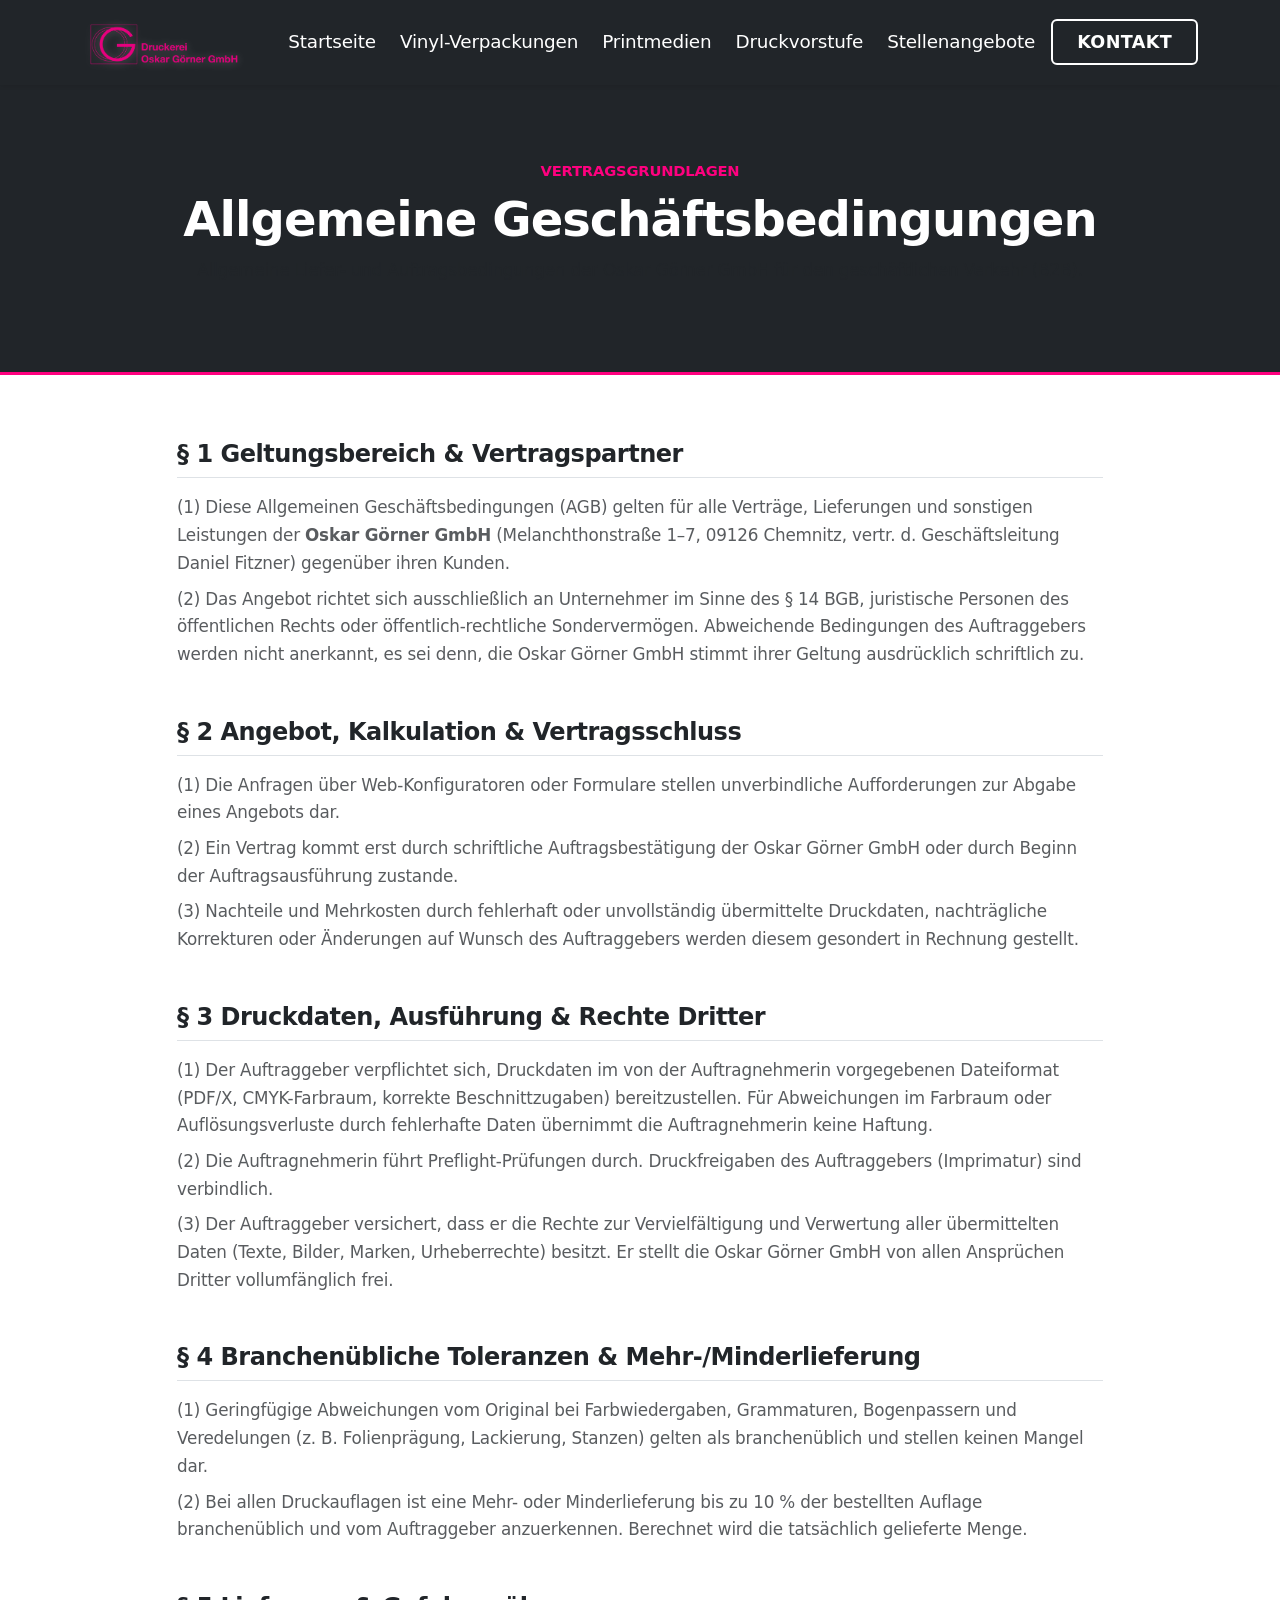
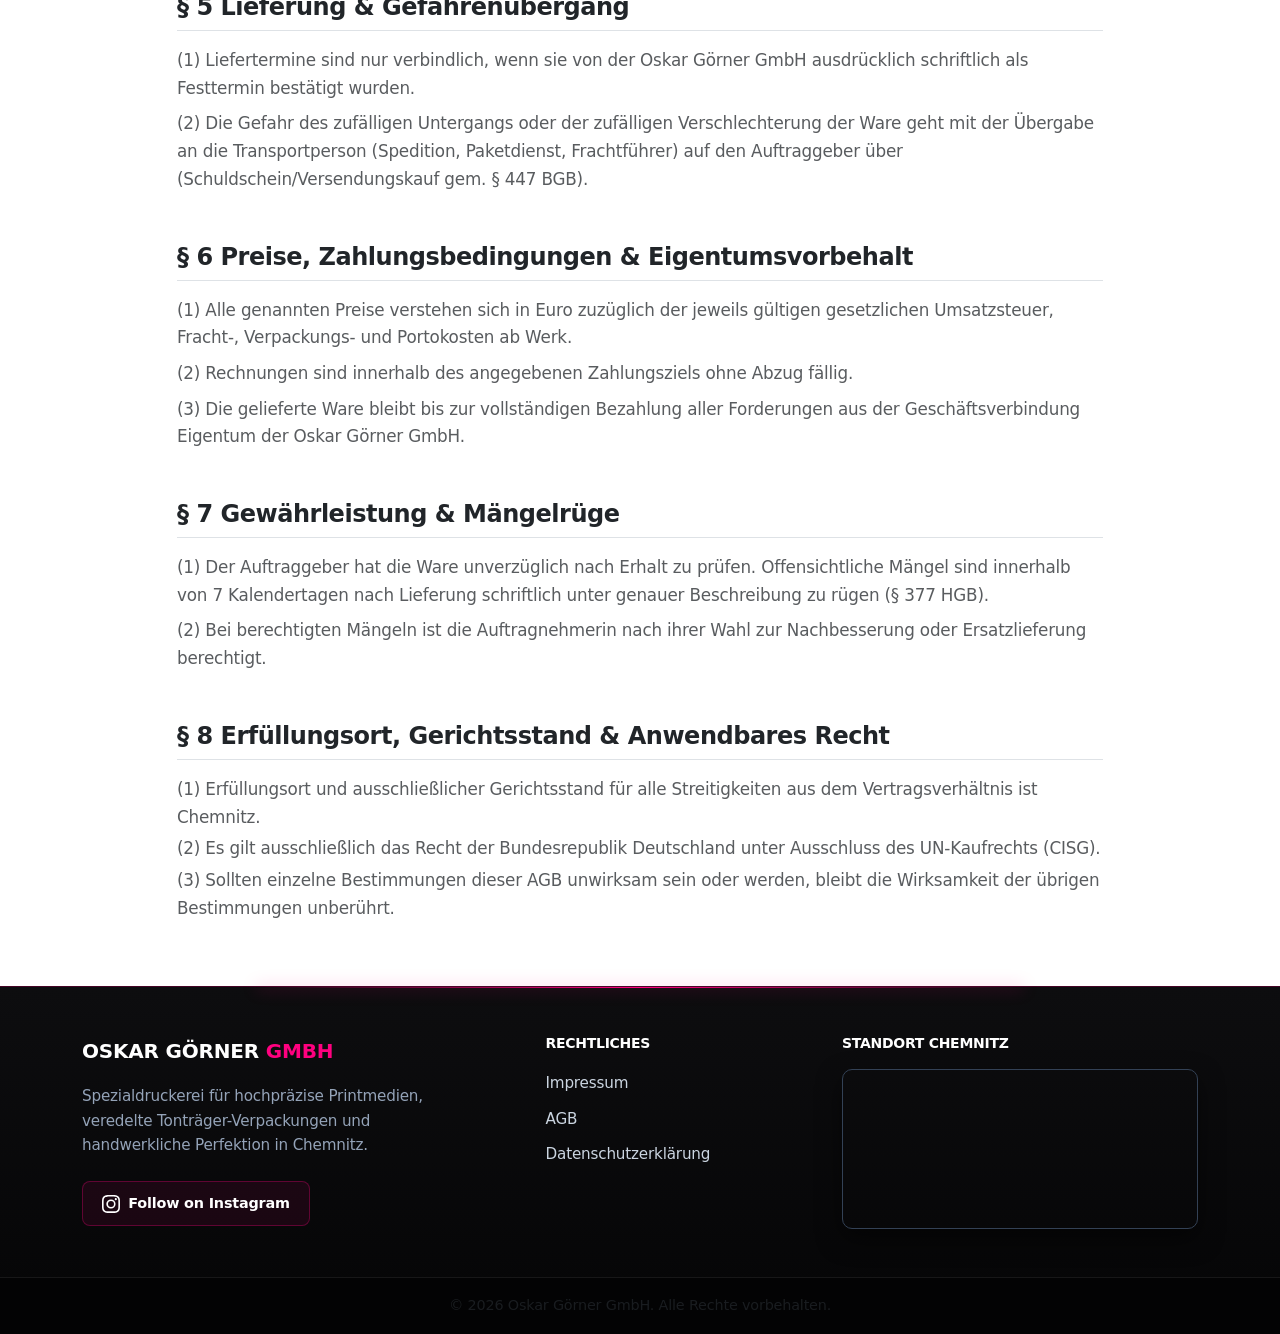
<file: agb.html>
<!DOCTYPE html>
<html lang="de">

<head>
    <meta charset="UTF-8">
    <meta name="viewport" content="width=device-width, initial-scale=1.0">
    <title>AGB | Oskar Görner GmbH</title>
    <link href="https://cdn.jsdelivr.net/npm/bootstrap@5.3.3/dist/css/bootstrap.min.css" rel="stylesheet">
    <link rel="stylesheet" href="css/style.css">
</head>

<body>

    <!-- NAVBAR -->
    <nav class="navbar navbar-expand-lg navbar-dark bg-dark sticky-top shadow-sm">
        <div class="container">
            <a class="navbar-brand text-uppercase fw-bold tracking-wide" href="index.html">
                <img src="img/Logo_transparent.png" alt="Oskar Görner GmbH Logo" class="d-inline-block align-text-top">
            </a>
            <button class="navbar-toggler" type="button" data-bs-toggle="collapse" data-bs-target="#navbarNav">
                <span class="navbar-toggler-icon"></span>
            </button>
            <div class="collapse navbar-collapse" id="navbarNav">
                <ul class="navbar-nav ms-auto align-items-lg-center gap-2">
                    <li class="nav-item"><a class="nav-link" href="index.html">Startseite</a></li>

                    <li class="nav-item dropdown hover-dropdown mobile-split-dropdown">
                        <div class="d-flex align-items-center justify-content-between w-100">
                            <a class="nav-link w-100" href="sites/vinyl/vinyl.html">Vinyl-Verpackungen</a>
                            <span class="mobile-arrow d-lg-none">
                                <svg width="12" height="12" viewBox="0 0 24 24" fill="none" stroke="currentColor" stroke-width="3" stroke-linecap="round" stroke-linejoin="round">
                                    <polyline points="6 9 12 15 18 9"></polyline>
                                </svg>
                            </span>
                        </div>
                        <ul class="dropdown-menu dropdown-menu-dark">
                            <li><a class="dropdown-menu-item" href="sites/vinyl/formate.html">Formate</a></li>
                            <li><a class="dropdown-menu-item" href="sites/produktion/weiterverarbeitung.html#veredelung">Veredelung</a></li>
                            <li><a class="dropdown-menu-item text-magenta fw-bold" href="sites/vinyl/vinyl.html#vinyl-konfigurator">Anfrage Vinyl</a></li>
                        </ul>
                    </li>

                    <li class="nav-item dropdown hover-dropdown mobile-split-dropdown">
                        <div class="d-flex align-items-center justify-content-between w-100">
                            <a class="nav-link w-100" href="sites/produktion/print.html">Printmedien</a>
                            <span class="mobile-arrow d-lg-none">
                                <svg width="12" height="12" viewBox="0 0 24 24" fill="none" stroke="currentColor" stroke-width="3" stroke-linecap="round" stroke-linejoin="round">
                                    <polyline points="6 9 12 15 18 9"></polyline>
                                </svg>
                            </span>
                        </div>
                        <ul class="dropdown-menu dropdown-menu-dark">
                            <li><a class="dropdown-menu-item" href="sites/produktion/print.html#offsetdruck">Offsetdruck</a></li>
                            <li><a class="dropdown-menu-item" href="sites/produktion/print.html#digitaldruck">Digitaldruck</a></li>
                            <li><a class="dropdown-menu-item" href="sites/produktion/weiterverarbeitung.html">Weiterverarbeitung</a></li>
                            <li><a class="dropdown-menu-item" href="sites/produktion/weiterverarbeitung.html#veredelung">Veredelung</a></li>
                        </ul>
                    </li>

                    <li class="nav-item">
                        <a class="nav-link" href="sites/produktion/druckvorstufe.html">Druckvorstufe</a>
                    </li>

                    <li class="nav-item"><a class="nav-link" href="sites/stellenangebote.html">Stellenangebote</a></li>
                    <li class="nav-item mt-2 mt-lg-0">
                        <a class="btn btn-outline-magenta px-4" href="index.html#kontakt">Kontakt</a>
                    </li>
                </ul>
            </div>
        </div>
    </nav>

    <!-- HERO SECTION -->
    <section class="py-5 bg-dark text-white text-center border-bottom border-magenta border-3">
        <div class="container py-4">
            <span class="text-magenta text-uppercase fw-bold tracking-wider small">Vertragsgrundlagen</span>
            <h1 class="fw-bold display-5 mt-1">Allgemeine Geschäftsbedingungen</h1>
            <p class="text-muted max-width-md mx-auto mt-2">Allgemeine Liefer- und Auftragsbedingungen der Oskar Görner GmbH für den geschäftlichen Verkehr (B2B).</p>
        </div>
    </section>

    <!-- INHALT -->
    <section class="py-5 bg-white text-dark">
        <div class="container py-3">
            <div class="row justify-content-center">
                <div class="col-lg-10">

                    <!-- 1. GELTUNGSBEREICH -->
                    <div class="mb-5">
                        <h2 class="fw-bold fs-4 text-dark mb-3 border-bottom pb-2">§ 1 Geltungsbereich & Vertragspartner</h2>
                        <p class="text-muted small mb-2">(1) Diese Allgemeinen Geschäftsbedingungen (AGB) gelten für alle Verträge, Lieferungen und sonstigen Leistungen der <strong>Oskar Görner GmbH</strong> (Melanchthonstraße 1–7, 09126 Chemnitz, vertr. d. Geschäftsleitung Daniel Fitzner) gegenüber ihren Kunden.</p>
                        <p class="text-muted small mb-0">(2) Das Angebot richtet sich ausschließlich an Unternehmer im Sinne des § 14 BGB, juristische Personen des öffentlichen Rechts oder öffentlich-rechtliche Sondervermögen. Abweichende Bedingungen des Auftraggebers werden nicht anerkannt, es sei denn, die Oskar Görner GmbH stimmt ihrer Geltung ausdrücklich schriftlich zu.</p>
                    </div>

                    <!-- 2. VERTRAGSSCHLUSS & ANGEBOTE -->
                    <div class="mb-5">
                        <h2 class="fw-bold fs-4 text-dark mb-3 border-bottom pb-2">§ 2 Angebot, Kalkulation & Vertragsschluss</h2>
                        <p class="text-muted small mb-2">(1) Die Anfragen über Web-Konfiguratoren oder Formulare stellen unverbindliche Aufforderungen zur Abgabe eines Angebots dar.</p>
                        <p class="text-muted small mb-2">(2) Ein Vertrag kommt erst durch schriftliche Auftragsbestätigung der Oskar Görner GmbH oder durch Beginn der Auftragsausführung zustande.</p>
                        <p class="text-muted small mb-0">(3) Nachteile und Mehrkosten durch fehlerhaft oder unvollständig übermittelte Druckdaten, nachträgliche Korrekturen oder Änderungen auf Wunsch des Auftraggebers werden diesem gesondert in Rechnung gestellt.</p>
                    </div>

                    <!-- 3. DRUCKDATEN & AUTORKORREKTUREN -->
                    <div class="mb-5">
                        <h2 class="fw-bold fs-4 text-dark mb-3 border-bottom pb-2">§ 3 Druckdaten, Ausführung & Rechte Dritter</h2>
                        <p class="text-muted small mb-2">(1) Der Auftraggeber verpflichtet sich, Druckdaten im von der Auftragnehmerin vorgegebenen Dateiformat (PDF/X, CMYK-Farbraum, korrekte Beschnittzugaben) bereitzustellen. Für Abweichungen im Farbraum oder Auflösungsverluste durch fehlerhafte Daten übernimmt die Auftragnehmerin keine Haftung.</p>
                        <p class="text-muted small mb-2">(2) Die Auftragnehmerin führt Preflight-Prüfungen durch. Druckfreigaben des Auftraggebers (Imprimatur) sind verbindlich.</p>
                        <p class="text-muted small mb-0">(3) Der Auftraggeber versichert, dass er die Rechte zur Vervielfältigung und Verwertung aller übermittelten Daten (Texte, Bilder, Marken, Urheberrechte) besitzt. Er stellt die Oskar Görner GmbH von allen Ansprüchen Dritter vollumfänglich frei.</p>
                    </div>

                    <!-- 4. TOLERANZEN & TECHNISCHE ABWEICHUNGEN -->
                    <div class="mb-5">
                        <h2 class="fw-bold fs-4 text-dark mb-3 border-bottom pb-2">§ 4 Branchenübliche Toleranzen & Mehr-/Minderlieferung</h2>
                        <p class="text-muted small mb-2">(1) Geringfügige Abweichungen vom Original bei Farbwiedergaben, Grammaturen, Bogenpassern und Veredelungen (z. B. Folienprägung, Lackierung, Stanzen) gelten als branchenüblich und stellen keinen Mangel dar.</p>
                        <p class="text-muted small mb-0">(2) Bei allen Druckauflagen ist eine Mehr- oder Minderlieferung bis zu 10 % der bestellten Auflage branchenüblich und vom Auftraggeber anzuerkennen. Berechnet wird die tatsächlich gelieferte Menge.</p>
                    </div>

                    <!-- 5. LIEFERUNG & GEFAHRENÜBERGANG -->
                    <div class="mb-5">
                        <h2 class="fw-bold fs-4 text-dark mb-3 border-bottom pb-2">§ 5 Lieferung & Gefahrenübergang</h2>
                        <p class="text-muted small mb-2">(1) Liefertermine sind nur verbindlich, wenn sie von der Oskar Görner GmbH ausdrücklich schriftlich als Festtermin bestätigt wurden.</p>
                        <p class="text-muted small mb-0">(2) Die Gefahr des zufälligen Untergangs oder der zufälligen Verschlechterung der Ware geht mit der Übergabe an die Transportperson (Spedition, Paketdienst, Frachtführer) auf den Auftraggeber über (Schuldschein/Versendungskauf gem. § 447 BGB).</p>
                    </div>

                    <!-- 6. PREISE, ZAHLUNG & EIGENTUMSVORBEHALT -->
                    <div class="mb-5">
                        <h2 class="fw-bold fs-4 text-dark mb-3 border-bottom pb-2">§ 6 Preise, Zahlungsbedingungen & Eigentumsvorbehalt</h2>
                        <p class="text-muted small mb-2">(1) Alle genannten Preise verstehen sich in Euro zuzüglich der jeweils gültigen gesetzlichen Umsatzsteuer, Fracht-, Verpackungs- und Portokosten ab Werk.</p>
                        <p class="text-muted small mb-2">(2) Rechnungen sind innerhalb des angegebenen Zahlungsziels ohne Abzug fällig.</p>
                        <p class="text-muted small mb-0">(3) Die gelieferte Ware bleibt bis zur vollständigen Bezahlung aller Forderungen aus der Geschäftsverbindung Eigentum der Oskar Görner GmbH.</p>
                    </div>

                    <!-- 7. GEWÄHRLEISTUNG & RÜGEPFLICHT -->
                    <div class="mb-5">
                        <h2 class="fw-bold fs-4 text-dark mb-3 border-bottom pb-2">§ 7 Gewährleistung & Mängelrüge</h2>
                        <p class="text-muted small mb-2">(1) Der Auftraggeber hat die Ware unverzüglich nach Erhalt zu prüfen. Offensichtliche Mängel sind innerhalb von 7 Kalendertagen nach Lieferung schriftlich unter genauer Beschreibung zu rügen (§ 377 HGB).</p>
                        <p class="text-muted small mb-0">(2) Bei berechtigten Mängeln ist die Auftragnehmerin nach ihrer Wahl zur Nachbesserung oder Ersatzlieferung berechtigt.</p>
                    </div>

                    <!-- 8. SCHLUSSBESTIMMUNGEN -->
                    <div>
                        <h2 class="fw-bold fs-4 text-dark mb-3 border-bottom pb-2">§ 8 Erfüllungsort, Gerichtsstand & Anwendbares Recht</h2>
                        <p class="text-muted small mb-1">(1) Erfüllungsort und ausschließlicher Gerichtsstand für alle Streitigkeiten aus dem Vertragsverhältnis ist Chemnitz.</p>
                        <p class="text-muted small mb-1">(2) Es gilt ausschließlich das Recht der Bundesrepublik Deutschland unter Ausschluss des UN-Kaufrechts (CISG).</p>
                        <p class="text-muted small mb-0">(3) Sollten einzelne Bestimmungen dieser AGB unwirksam sein oder werden, bleibt die Wirksamkeit der übrigen Bestimmungen unberührt.</p>
                    </div>

                </div>
            </div>
        </div>
    </section>

    <!-- FOOTER MODERN -->
    <footer class="footer-modern pt-5 fs-6">
        <div class="container pb-4">
            <div class="row g-4 mb-4 justify-content-between">
                
                <!-- SPALTE 1: BRANDING & INSTAGRAM -->
                <div class="col-lg-4 col-md-6">
                    <div class="mb-3">
                        <span class="footer-brand-title text-uppercase">Oskar Görner <span class="text-magenta">GmbH</span></span>
                    </div>
                    <p class="footer-text mb-4">
                        Spezialdruckerei für hochpräzise Printmedien, veredelte Tonträger-Verpackungen und handwerkliche Perfektion in Chemnitz.
                    </p>
                    <a href="https://www.instagram.com/druckerei_oskar_goerner/" target="_blank" rel="noopener noreferrer" class="footer-social-btn d-inline-flex align-items-center gap-2">
                        <svg width="18" height="18" fill="currentColor" viewBox="0 0 16 16">
                            <path d="M8 0C5.829 0 5.556.01 4.703.048 3.85.088 3.269.222 2.76.42a3.917 3.917 0 0 0-1.417.923A3.927 3.927 0 0 0 .42 2.76C.222 3.268.087 3.85.048 4.7.01 5.555 0 5.827 0 8.001c0 2.172.01 2.444.048 3.298.038.852.174 1.433.372 1.942.205.526.478.972.923 1.417.444.445.89.719 1.416.923.51.198 1.09.333 1.942.372C5.555 15.99 5.827 16 8 16s2.444-.01 3.298-.048c.851-.038 1.434-.174 1.943-.372a3.916 3.916 0 0 0 1.416-.923c.445-.445.718-.891.923-1.417.197-.509.332-1.09.372-1.942C15.99 10.445 16 10.173 16 8s-.01-2.445-.048-3.299c-.038-.851-.175-1.433-.372-1.941a3.926 3.926 0 0 0-.923-1.417A3.911 3.911 0 0 0 13.24.42c-.51-.198-1.092-.333-1.943-.372C10.443.01 10.172 0 7.998 0h.003zm-.717 1.442h.718c2.136 0 2.389.007 3.232.046.78.035 1.204.166 1.486.275.373.145.64.319.92.599.28.28.453.546.598.92.11.281.24.705.275 1.485.039.843.047 1.096.047 3.231s-.008 2.389-.047 3.232c-.035.78-.166 1.203-.275 1.485a2.47 2.47 0 0 1-.599.919c-.28.28-.546.453-.92.598-.28.11-.704.24-1.485.276-.843.038-1.096.047-3.232.047s-2.39-.009-3.233-.047c-.78-.036-1.203-.166-1.485-.276a2.478 2.478 0 0 1-.92-.598 2.48 2.48 0 0 1-.6-.92c-.109-.281-.24-.705-.275-1.485-.038-.843-.046-1.096-.046-3.233 0-2.136.008-2.388.046-3.231.036-.78.166-1.204.276-1.486.145-.373.319-.64.599-.92.28-.28.546-.453.92-.598.282-.11.705-.24 1.485-.276.738-.034 1.024-.044 2.515-.045v.002zm4.988 1.328a.96.96 0 1 0 0 1.92.96.96 0 0 0 0-1.92zm-4.27 1.122a4.109 4.109 0 1 0 0 8.217 4.109 4.109 0 0 0 0-8.217zm0 1.441a2.667 2.667 0 1 1 0 5.334 2.667 2.667 0 0 1 0-5.334z"/>
                        </svg>
                        Follow on Instagram
                    </a>
                </div>

                <!-- SPALTE 2: RECHTSLINKS -->
                <div class="col-lg-3 col-md-6 ps-lg-5">
                    <h6 class="text-white fw-bold mb-3 text-uppercase tracking-wider small">Rechtliches</h6>
                    <ul class="list-unstyled mb-0 d-flex flex-column gap-2">
                        <li><a href="./impressum.html" class="footer-nav-link">Impressum</a></li>
                        <li><a href="./agb.html" class="footer-nav-link">AGB</a></li>
                        <li><a href="./datenschutz.html" class="footer-nav-link">Datenschutzerklärung</a></li>
                    </ul>
                </div>

                <!-- SPALTE 3: INTERAKTIVER MAP-WRAPPER -->
                <div class="col-lg-4 col-md-12">
                    <h6 class="text-white fw-bold mb-3 text-uppercase tracking-wider small">Standort Chemnitz</h6>
                    <div class="ratio ratio-16x9 footer-map-frame" style="max-height: 160px;">
                        <iframe 
                            src="https://www.google.com/maps/embed?pb=!1m18!1m12!1m3!1d2524.316492318029!2d12.9284213!3d50.8228303!2m3!1f0!2f0!3f0!3m2!1i1024!2i768!4f13.1!3m3!1m2!1s0x47a7463f20b8529b%3A0x6a053c8bc23cf30!2sMelanchthonstra%C3%9Fe%201-7%2C%2009126%20Chemnitz!5e0!3m2!1sde!2sde" 
                            style="border:0;" 
                            allowfullscreen="" 
                            loading="lazy" 
                            referrerpolicy="no-referrer-when-downgrade"
                            title="Standort Oskar Görner GmbH">
                        </iframe>
                    </div>
                </div>

            </div>
        </div>

        <div class="footer-bottom-bar py-3">
            <div class="container text-center">
                <p class="small mb-0 text-muted">© 2026 Oskar Görner GmbH. Alle Rechte vorbehalten.</p>
            </div>
        </div>
    </footer>

    <script src="https://cdn.jsdelivr.net/npm/bootstrap@5.3.3/dist/js/bootstrap.bundle.min.js"></script>
    <script src="js/script.js"></script>
</body>

</html>
</file>
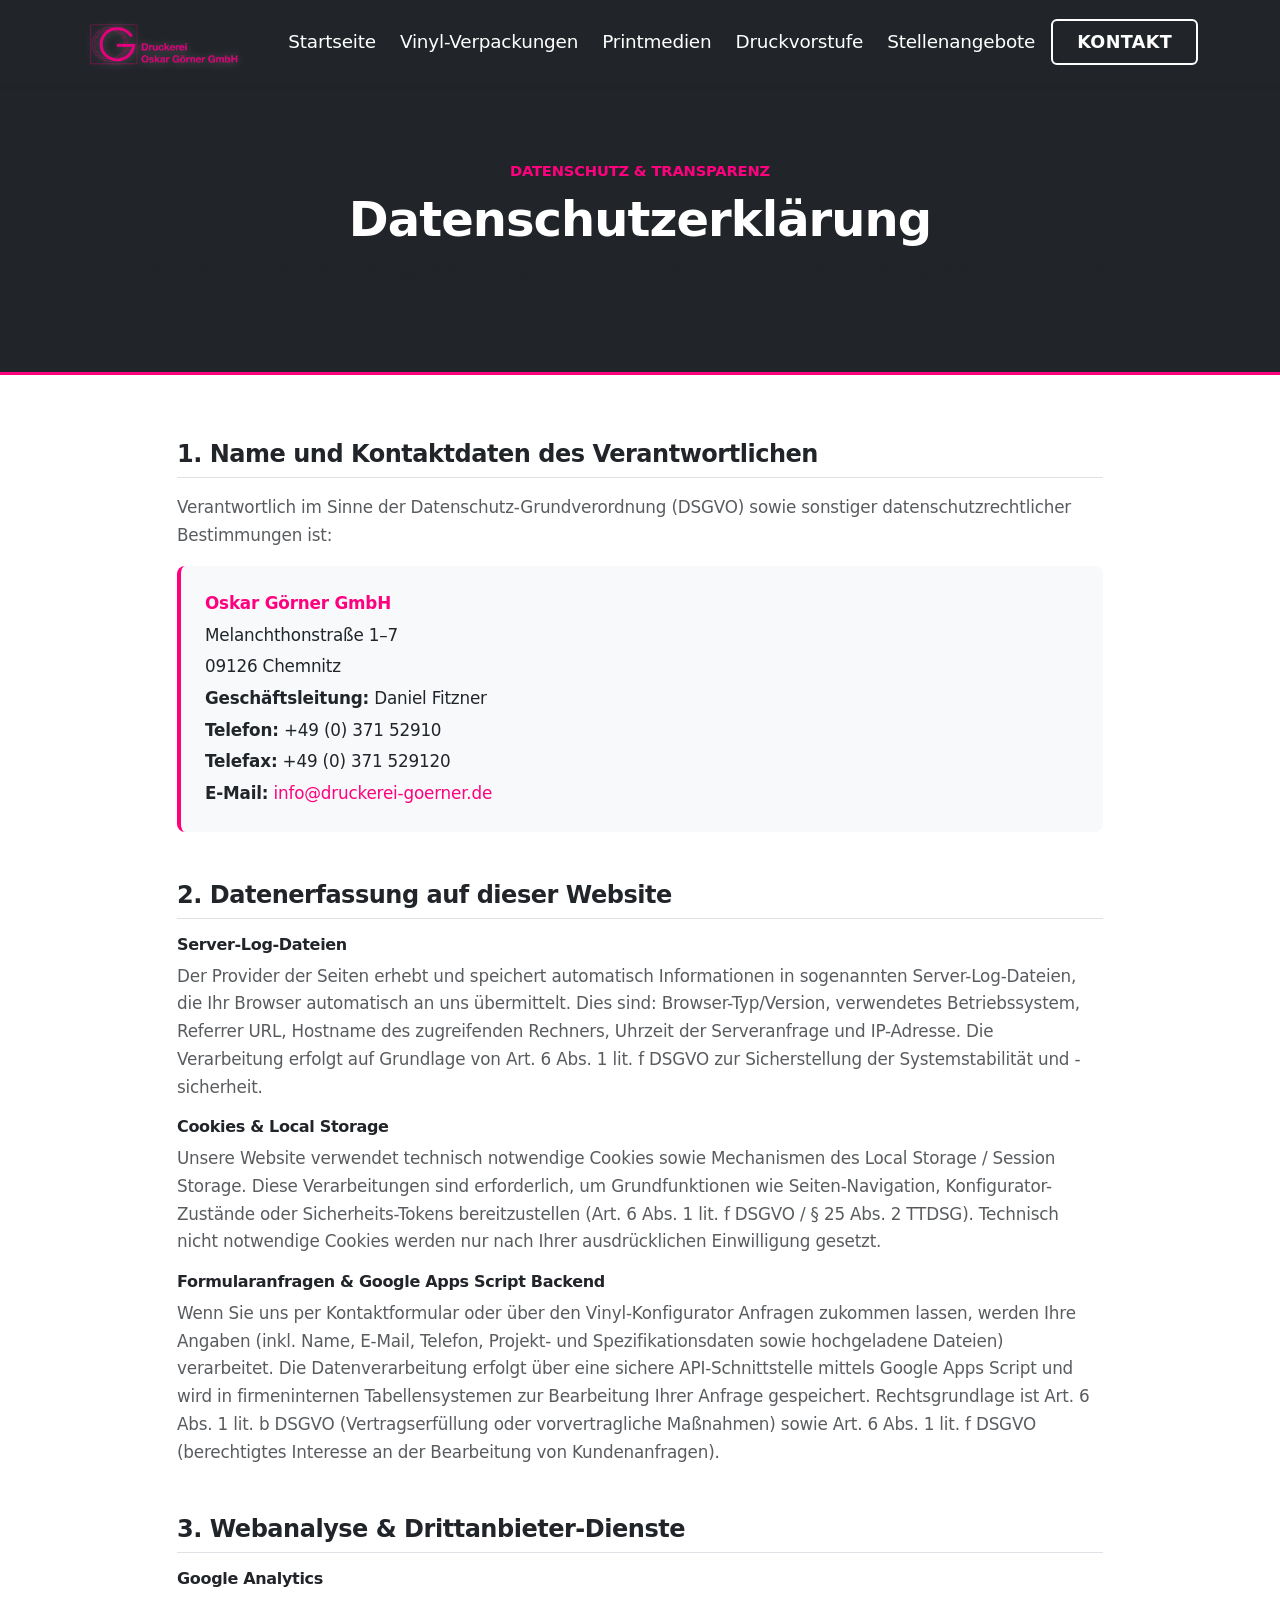
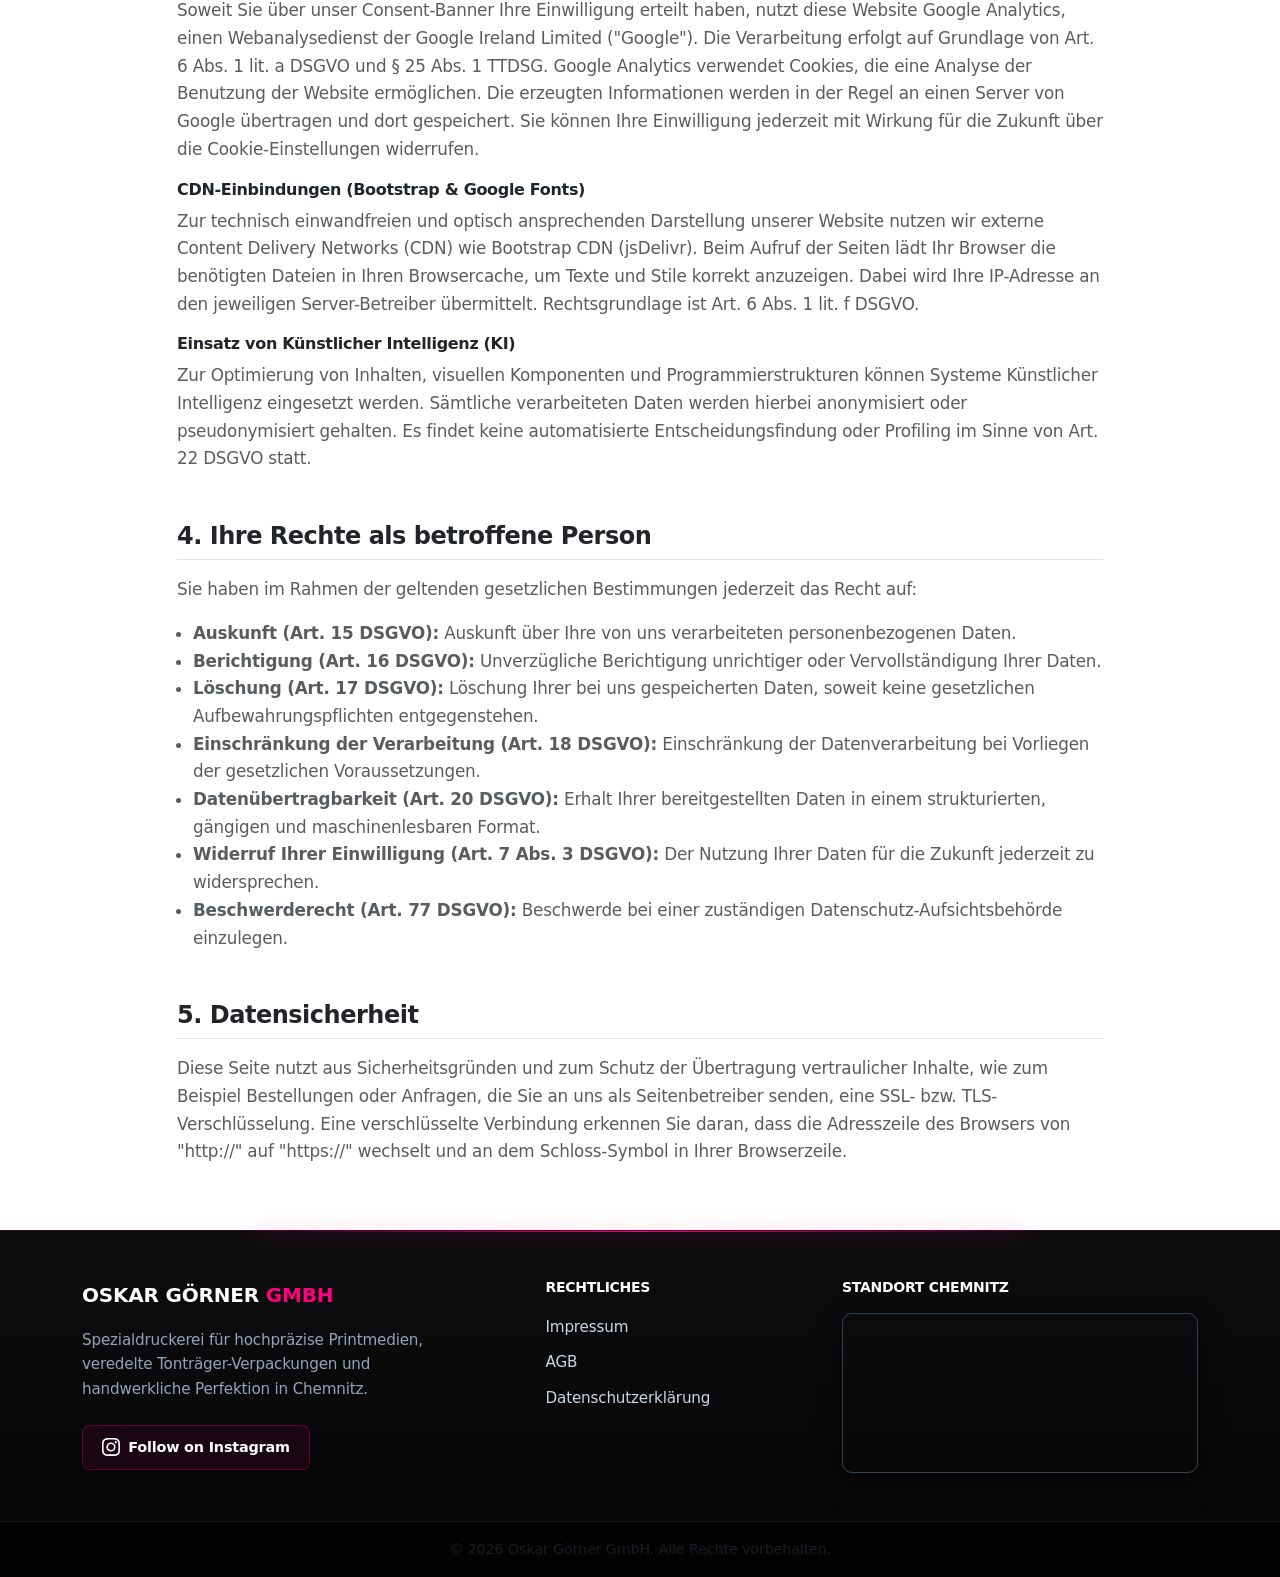
<file: datenschutz.html>
<!DOCTYPE html>
<html lang="de">

<head>
    <meta charset="UTF-8">
    <meta name="viewport" content="width=device-width, initial-scale=1.0">
    <title>Datenschutzerklärung | Oskar Görner GmbH</title>
    <link href="https://cdn.jsdelivr.net/npm/bootstrap@5.3.3/dist/css/bootstrap.min.css" rel="stylesheet">
    <link rel="stylesheet" href="css/style.css">
</head>

<body>

    <!-- NAVBAR -->
    <nav class="navbar navbar-expand-lg navbar-dark bg-dark sticky-top shadow-sm">
        <div class="container">
            <a class="navbar-brand text-uppercase fw-bold tracking-wide" href="index.html">
                <img src="img/Logo_transparent.png" alt="Oskar Görner GmbH Logo" class="d-inline-block align-text-top">
            </a>
            <button class="navbar-toggler" type="button" data-bs-toggle="collapse" data-bs-target="#navbarNav">
                <span class="navbar-toggler-icon"></span>
            </button>
            <div class="collapse navbar-collapse" id="navbarNav">
                <ul class="navbar-nav ms-auto align-items-lg-center gap-2">
                    <li class="nav-item"><a class="nav-link" href="index.html">Startseite</a></li>

                    <li class="nav-item dropdown hover-dropdown mobile-split-dropdown">
                        <div class="d-flex align-items-center justify-content-between w-100">
                            <a class="nav-link w-100" href="sites/vinyl/vinyl.html">Vinyl-Verpackungen</a>
                            <span class="mobile-arrow d-lg-none">
                                <svg width="12" height="12" viewBox="0 0 24 24" fill="none" stroke="currentColor" stroke-width="3" stroke-linecap="round" stroke-linejoin="round">
                                    <polyline points="6 9 12 15 18 9"></polyline>
                                </svg>
                            </span>
                        </div>
                        <ul class="dropdown-menu dropdown-menu-dark">
                            <li><a class="dropdown-menu-item" href="sites/vinyl/formate.html">Formate</a></li>
                            <li><a class="dropdown-menu-item" href="sites/produktion/weiterverarbeitung.html#veredelung">Veredelung</a></li>
                            <li><a class="dropdown-menu-item text-magenta fw-bold" href="sites/vinyl/vinyl.html#vinyl-konfigurator">Anfrage Vinyl</a></li>
                        </ul>
                    </li>

                    <li class="nav-item dropdown hover-dropdown mobile-split-dropdown">
                        <div class="d-flex align-items-center justify-content-between w-100">
                            <a class="nav-link w-100" href="sites/produktion/print.html">Printmedien</a>
                            <span class="mobile-arrow d-lg-none">
                                <svg width="12" height="12" viewBox="0 0 24 24" fill="none" stroke="currentColor" stroke-width="3" stroke-linecap="round" stroke-linejoin="round">
                                    <polyline points="6 9 12 15 18 9"></polyline>
                                </svg>
                            </span>
                        </div>
                        <ul class="dropdown-menu dropdown-menu-dark">
                            <li><a class="dropdown-menu-item" href="sites/produktion/print.html#offsetdruck">Offsetdruck</a></li>
                            <li><a class="dropdown-menu-item" href="sites/produktion/print.html#digitaldruck">Digitaldruck</a></li>
                            <li><a class="dropdown-menu-item" href="sites/produktion/weiterverarbeitung.html">Weiterverarbeitung</a></li>
                            <li><a class="dropdown-menu-item" href="sites/produktion/weiterverarbeitung.html#veredelung">Veredelung</a></li>
                        </ul>
                    </li>

                    <li class="nav-item">
                        <a class="nav-link" href="sites/produktion/druckvorstufe.html">Druckvorstufe</a>
                    </li>

                    <li class="nav-item"><a class="nav-link" href="sites/stellenangebote.html">Stellenangebote</a></li>
                    <li class="nav-item mt-2 mt-lg-0">
                        <a class="btn btn-outline-magenta px-4" href="index.html#kontakt">Kontakt</a>
                    </li>
                </ul>
            </div>
        </div>
    </nav>

    <!-- HERO SECTION -->
    <section class="py-5 bg-dark text-white text-center border-bottom border-magenta border-3">
        <div class="container py-4">
            <span class="text-magenta text-uppercase fw-bold tracking-wider small">Datenschutz & Transparenz</span>
            <h1 class="fw-bold display-5 mt-1">Datenschutzerklärung</h1>
            <p class="text-muted max-width-md mx-auto mt-2">Informationen über die Erhebung, Verarbeitung und Nutzung Ihrer personenbezogenen Daten gemäß DSGVO und TTDSG.</p>
        </div>
    </section>

    <!-- INHALT -->
    <section class="py-5 bg-white text-dark">
        <div class="container py-3">
            <div class="row justify-content-center">
                <div class="col-lg-10">

                    <!-- 1. VERANTWORTLICHE STELLE -->
                    <div class="mb-5">
                        <h2 class="fw-bold fs-4 text-dark mb-3 border-bottom pb-2">1. Name und Kontaktdaten des Verantwortlichen</h2>
                        <p class="text-muted">Verantwortlich im Sinne der Datenschutz-Grundverordnung (DSGVO) sowie sonstiger datenschutzrechtlicher Bestimmungen ist:</p>
                        <div class="p-4 bg-light rounded-3 border-start border-magenta border-4">
                            <p class="mb-1 fw-bold text-magenta">Oskar Görner GmbH</p>
                            <p class="mb-1">Melanchthonstraße 1–7</p>
                            <p class="mb-1">09126 Chemnitz</p>
                            <p class="mb-1"><strong>Geschäftsleitung:</strong> Daniel Fitzner</p>
                            <p class="mb-1"><strong>Telefon:</strong> +49 (0) 371 52910</p>
                            <p class="mb-1"><strong>Telefax:</strong> +49 (0) 371 529120</p>
                            <p class="mb-0"><strong>E-Mail:</strong> <a href="mailto:info@druckerei-goerner.de" class="text-magenta text-decoration-none">info@druckerei-goerner.de</a></p>
                        </div>
                    </div>

                    <!-- 2. DATENERFASSUNG AUF DER WEBSITE -->
                    <div class="mb-5">
                        <h2 class="fw-bold fs-4 text-dark mb-3 border-bottom pb-2">2. Datenerfassung auf dieser Website</h2>

                        <h3 class="fw-bold fs-6 text-dark mt-3">Server-Log-Dateien</h3>
                        <p class="text-muted small">Der Provider der Seiten erhebt und speichert automatisch Informationen in sogenannten Server-Log-Dateien, die Ihr Browser automatisch an uns übermittelt. Dies sind: Browser-Typ/Version, verwendetes Betriebssystem, Referrer URL, Hostname des zugreifenden Rechners, Uhrzeit der Serveranfrage und IP-Adresse. Die Verarbeitung erfolgt auf Grundlage von Art. 6 Abs. 1 lit. f DSGVO zur Sicherstellung der Systemstabilität und -sicherheit.</p>

                        <h3 class="fw-bold fs-6 text-dark mt-3">Cookies & Local Storage</h3>
                        <p class="text-muted small">Unsere Website verwendet technisch notwendige Cookies sowie Mechanismen des Local Storage / Session Storage. Diese Verarbeitungen sind erforderlich, um Grundfunktionen wie Seiten-Navigation, Konfigurator-Zustände oder Sicherheits-Tokens bereitzustellen (Art. 6 Abs. 1 lit. f DSGVO / § 25 Abs. 2 TTDSG). Technisch nicht notwendige Cookies werden nur nach Ihrer ausdrücklichen Einwilligung gesetzt.</p>

                        <h3 class="fw-bold fs-6 text-dark mt-3">Formularanfragen & Google Apps Script Backend</h3>
                        <p class="text-muted small">Wenn Sie uns per Kontaktformular oder über den Vinyl-Konfigurator Anfragen zukommen lassen, werden Ihre Angaben (inkl. Name, E-Mail, Telefon, Projekt- und Spezifikationsdaten sowie hochgeladene Dateien) verarbeitet. Die Datenverarbeitung erfolgt über eine sichere API-Schnittstelle mittels Google Apps Script und wird in firmeninternen Tabellensystemen zur Bearbeitung Ihrer Anfrage gespeichert. Rechtsgrundlage ist Art. 6 Abs. 1 lit. b DSGVO (Vertragserfüllung oder vorvertragliche Maßnahmen) sowie Art. 6 Abs. 1 lit. f DSGVO (berechtigtes Interesse an der Bearbeitung von Kundenanfragen).</p>
                    </div>

                    <!-- 3. DRITTANBIETER & ANALYSE-TOOLS -->
                    <div class="mb-5">
                        <h2 class="fw-bold fs-4 text-dark mb-3 border-bottom pb-2">3. Webanalyse & Drittanbieter-Dienste</h2>

                        <h3 class="fw-bold fs-6 text-dark mt-3">Google Analytics</h3>
                        <p class="text-muted small">Soweit Sie über unser Consent-Banner Ihre Einwilligung erteilt haben, nutzt diese Website Google Analytics, einen Webanalysedienst der Google Ireland Limited ("Google"). Die Verarbeitung erfolgt auf Grundlage von Art. 6 Abs. 1 lit. a DSGVO und § 25 Abs. 1 TTDSG. Google Analytics verwendet Cookies, die eine Analyse der Benutzung der Website ermöglichen. Die erzeugten Informationen werden in der Regel an einen Server von Google übertragen und dort gespeichert. Sie können Ihre Einwilligung jederzeit mit Wirkung für die Zukunft über die Cookie-Einstellungen widerrufen.</p>

                        <h3 class="fw-bold fs-6 text-dark mt-3">CDN-Einbindungen (Bootstrap & Google Fonts)</h3>
                        <p class="text-muted small">Zur technisch einwandfreien und optisch ansprechenden Darstellung unserer Website nutzen wir externe Content Delivery Networks (CDN) wie Bootstrap CDN (jsDelivr). Beim Aufruf der Seiten lädt Ihr Browser die benötigten Dateien in Ihren Browsercache, um Texte und Stile korrekt anzuzeigen. Dabei wird Ihre IP-Adresse an den jeweiligen Server-Betreiber übermittelt. Rechtsgrundlage ist Art. 6 Abs. 1 lit. f DSGVO.</p>

                        <h3 class="fw-bold fs-6 text-dark mt-3">Einsatz von Künstlicher Intelligenz (KI)</h3>
                        <p class="text-muted small">Zur Optimierung von Inhalten, visuellen Komponenten und Programmierstrukturen können Systeme Künstlicher Intelligenz eingesetzt werden. Sämtliche verarbeiteten Daten werden hierbei anonymisiert oder pseudonymisiert gehalten. Es findet keine automatisierte Entscheidungsfindung oder Profiling im Sinne von Art. 22 DSGVO statt.</p>
                    </div>

                    <!-- 4. BETROFFENENRECHTE -->
                    <div class="mb-5">
                        <h2 class="fw-bold fs-4 text-dark mb-3 border-bottom pb-2">4. Ihre Rechte als betroffene Person</h2>
                        <p class="text-muted small">Sie haben im Rahmen der geltenden gesetzlichen Bestimmungen jederzeit das Recht auf:</p>
                        <ul class="text-muted small ps-3">
                            <li><strong>Auskunft (Art. 15 DSGVO):</strong> Auskunft über Ihre von uns verarbeiteten personenbezogenen Daten.</li>
                            <li><strong>Berichtigung (Art. 16 DSGVO):</strong> Unverzügliche Berichtigung unrichtiger oder Vervollständigung Ihrer Daten.</li>
                            <li><strong>Löschung (Art. 17 DSGVO):</strong> Löschung Ihrer bei uns gespeicherten Daten, soweit keine gesetzlichen Aufbewahrungspflichten entgegenstehen.</li>
                            <li><strong>Einschränkung der Verarbeitung (Art. 18 DSGVO):</strong> Einschränkung der Datenverarbeitung bei Vorliegen der gesetzlichen Voraussetzungen.</li>
                            <li><strong>Datenübertragbarkeit (Art. 20 DSGVO):</strong> Erhalt Ihrer bereitgestellten Daten in einem strukturierten, gängigen und maschinenlesbaren Format.</li>
                            <li><strong>Widerruf Ihrer Einwilligung (Art. 7 Abs. 3 DSGVO):</strong> Der Nutzung Ihrer Daten für die Zukunft jederzeit zu widersprechen.</li>
                            <li><strong>Beschwerderecht (Art. 77 DSGVO):</strong> Beschwerde bei einer zuständigen Datenschutz-Aufsichtsbehörde einzulegen.</li>
                        </ul>
                    </div>

                    <!-- 5. DATENSICHERHEIT -->
                    <div>
                        <h2 class="fw-bold fs-4 text-dark mb-3 border-bottom pb-2">5. Datensicherheit</h2>
                        <p class="text-muted small mb-0">Diese Seite nutzt aus Sicherheitsgründen und zum Schutz der Übertragung vertraulicher Inhalte, wie zum Beispiel Bestellungen oder Anfragen, die Sie an uns als Seitenbetreiber senden, eine SSL- bzw. TLS-Verschlüsselung. Eine verschlüsselte Verbindung erkennen Sie daran, dass die Adresszeile des Browsers von "http://" auf "https://" wechselt und an dem Schloss-Symbol in Ihrer Browserzeile.</p>
                    </div>

                </div>
            </div>
        </div>
    </section>

   <!-- FOOTER MODERN -->
    <footer class="footer-modern pt-5 fs-6">
        <div class="container pb-4">
            <div class="row g-4 mb-4 justify-content-between">
                
                <!-- SPALTE 1: BRANDING & INSTAGRAM -->
                <div class="col-lg-4 col-md-6">
                    <div class="mb-3">
                        <span class="footer-brand-title text-uppercase">Oskar Görner <span class="text-magenta">GmbH</span></span>
                    </div>
                    <p class="footer-text mb-4">
                        Spezialdruckerei für hochpräzise Printmedien, veredelte Tonträger-Verpackungen und handwerkliche Perfektion in Chemnitz.
                    </p>
                    <a href="https://www.instagram.com/druckerei_oskar_goerner/" target="_blank" rel="noopener noreferrer" class="footer-social-btn d-inline-flex align-items-center gap-2">
                        <svg width="18" height="18" fill="currentColor" viewBox="0 0 16 16">
                            <path d="M8 0C5.829 0 5.556.01 4.703.048 3.85.088 3.269.222 2.76.42a3.917 3.917 0 0 0-1.417.923A3.927 3.927 0 0 0 .42 2.76C.222 3.268.087 3.85.048 4.7.01 5.555 0 5.827 0 8.001c0 2.172.01 2.444.048 3.298.038.852.174 1.433.372 1.942.205.526.478.972.923 1.417.444.445.89.719 1.416.923.51.198 1.09.333 1.942.372C5.555 15.99 5.827 16 8 16s2.444-.01 3.298-.048c.851-.038 1.434-.174 1.943-.372a3.916 3.916 0 0 0 1.416-.923c.445-.445.718-.891.923-1.417.197-.509.332-1.09.372-1.942C15.99 10.445 16 10.173 16 8s-.01-2.445-.048-3.299c-.038-.851-.175-1.433-.372-1.941a3.926 3.926 0 0 0-.923-1.417A3.911 3.911 0 0 0 13.24.42c-.51-.198-1.092-.333-1.943-.372C10.443.01 10.172 0 7.998 0h.003zm-.717 1.442h.718c2.136 0 2.389.007 3.232.046.78.035 1.204.166 1.486.275.373.145.64.319.92.599.28.28.453.546.598.92.11.281.24.705.275 1.485.039.843.047 1.096.047 3.231s-.008 2.389-.047 3.232c-.035.78-.166 1.203-.275 1.485a2.47 2.47 0 0 1-.599.919c-.28.28-.546.453-.92.598-.28.11-.704.24-1.485.276-.843.038-1.096.047-3.232.047s-2.39-.009-3.233-.047c-.78-.036-1.203-.166-1.485-.276a2.478 2.478 0 0 1-.92-.598 2.48 2.48 0 0 1-.6-.92c-.109-.281-.24-.705-.275-1.485-.038-.843-.046-1.096-.046-3.233 0-2.136.008-2.388.046-3.231.036-.78.166-1.204.276-1.486.145-.373.319-.64.599-.92.28-.28.546-.453.92-.598.282-.11.705-.24 1.485-.276.738-.034 1.024-.044 2.515-.045v.002zm4.988 1.328a.96.96 0 1 0 0 1.92.96.96 0 0 0 0-1.92zm-4.27 1.122a4.109 4.109 0 1 0 0 8.217 4.109 4.109 0 0 0 0-8.217zm0 1.441a2.667 2.667 0 1 1 0 5.334 2.667 2.667 0 0 1 0-5.334z"/>
                        </svg>
                        Follow on Instagram
                    </a>
                </div>

                <!-- SPALTE 2: RECHTSLINKS -->
                <div class="col-lg-3 col-md-6 ps-lg-5">
                    <h6 class="text-white fw-bold mb-3 text-uppercase tracking-wider small">Rechtliches</h6>
                    <ul class="list-unstyled mb-0 d-flex flex-column gap-2">
                        <li><a href="./impressum.html" class="footer-nav-link">Impressum</a></li>
                        <li><a href="./agb.html" class="footer-nav-link">AGB</a></li>
                        <li><a href="./datenschutz.html" class="footer-nav-link">Datenschutzerklärung</a></li>
                    </ul>
                </div>

                <!-- SPALTE 3: INTERAKTIVER MAP-WRAPPER -->
                <div class="col-lg-4 col-md-12">
                    <h6 class="text-white fw-bold mb-3 text-uppercase tracking-wider small">Standort Chemnitz</h6>
                    <div class="ratio ratio-16x9 footer-map-frame" style="max-height: 160px;">
                        <iframe 
                            src="https://www.google.com/maps/embed?pb=!1m18!1m12!1m3!1d2524.316492318029!2d12.9284213!3d50.8228303!2m3!1f0!2f0!3f0!3m2!1i1024!2i768!4f13.1!3m3!1m2!1s0x47a7463f20b8529b%3A0x6a053c8bc23cf30!2sMelanchthonstra%C3%9Fe%201-7%2C%2009126%20Chemnitz!5e0!3m2!1sde!2sde" 
                            style="border:0;" 
                            allowfullscreen="" 
                            loading="lazy" 
                            referrerpolicy="no-referrer-when-downgrade"
                            title="Standort Oskar Görner GmbH">
                        </iframe>
                    </div>
                </div>

            </div>
        </div>

        <div class="footer-bottom-bar py-3">
            <div class="container text-center">
                <p class="small mb-0 text-muted">© 2026 Oskar Görner GmbH. Alle Rechte vorbehalten.</p>
            </div>
        </div>
    </footer>

    <script src="https://cdn.jsdelivr.net/npm/bootstrap@5.3.3/dist/js/bootstrap.bundle.min.js"></script>
    <script src="js/script.js"></script>
</body>

</html>
</file>
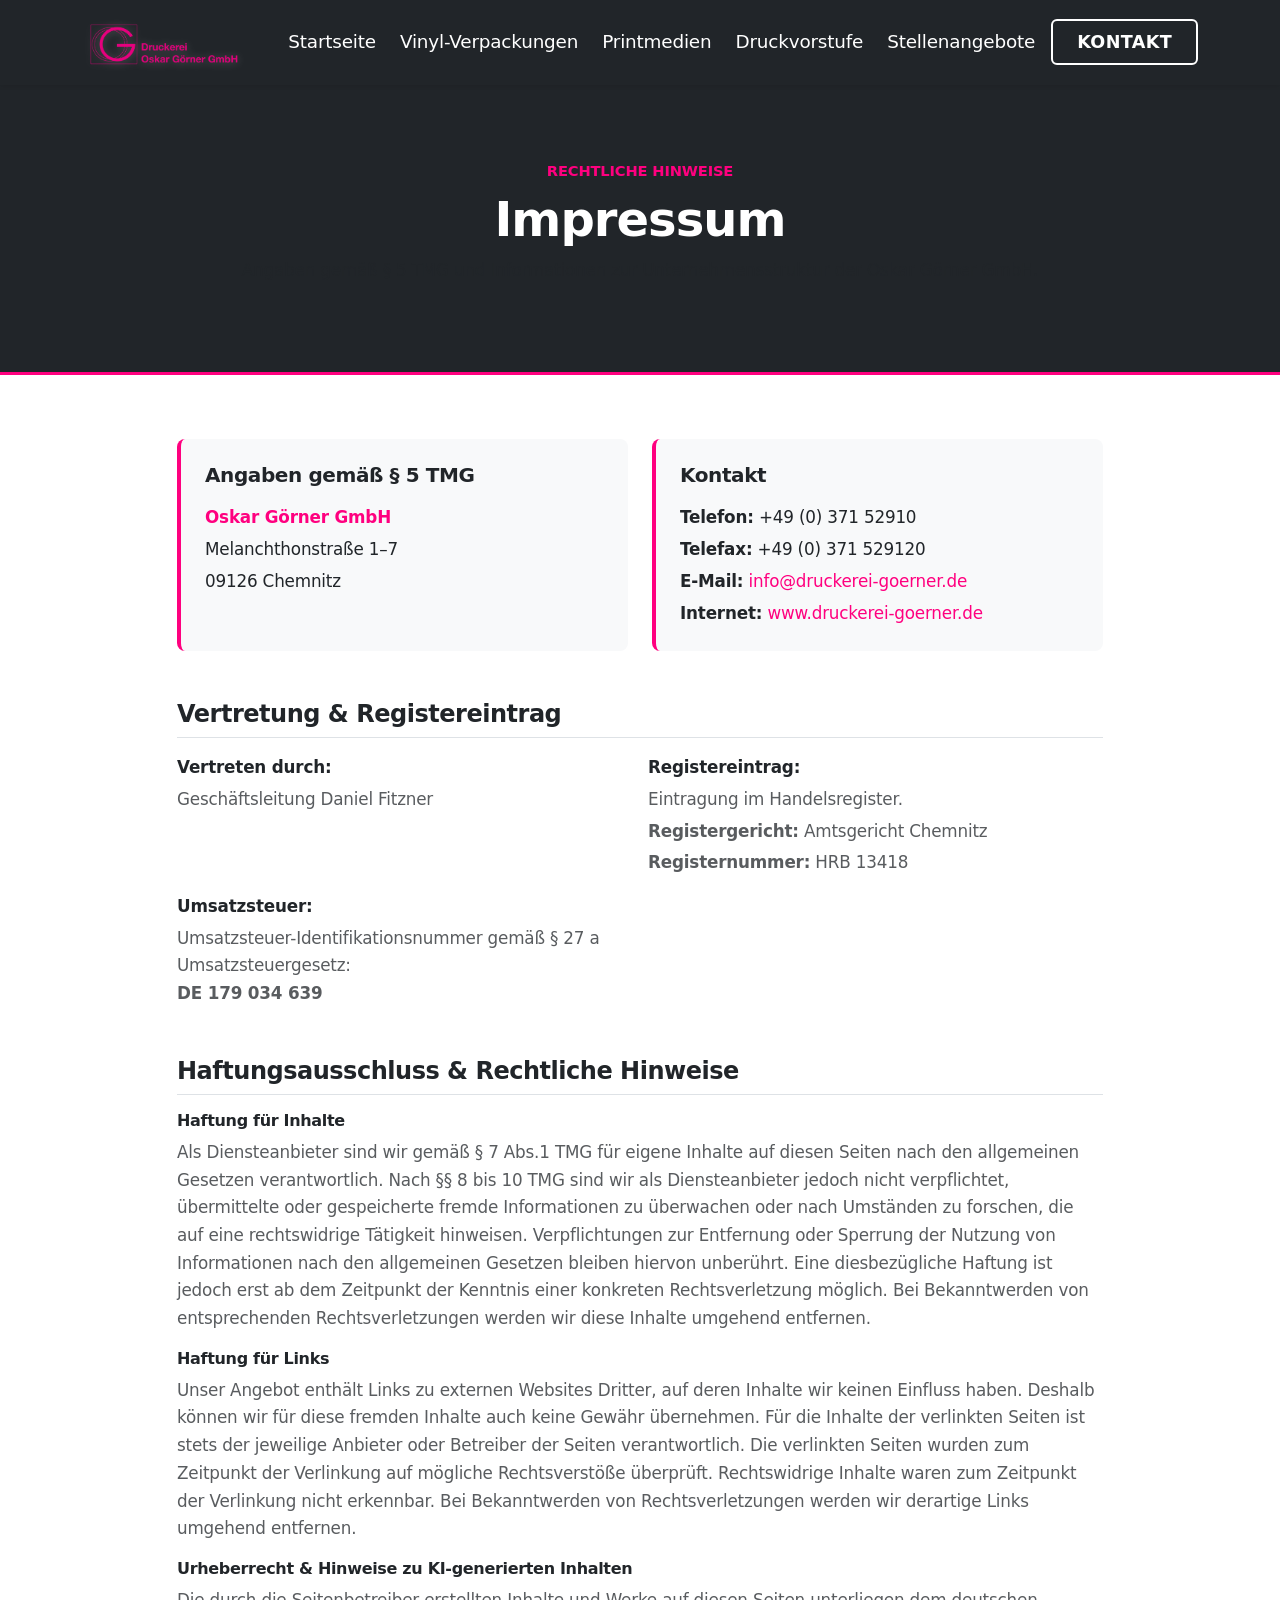
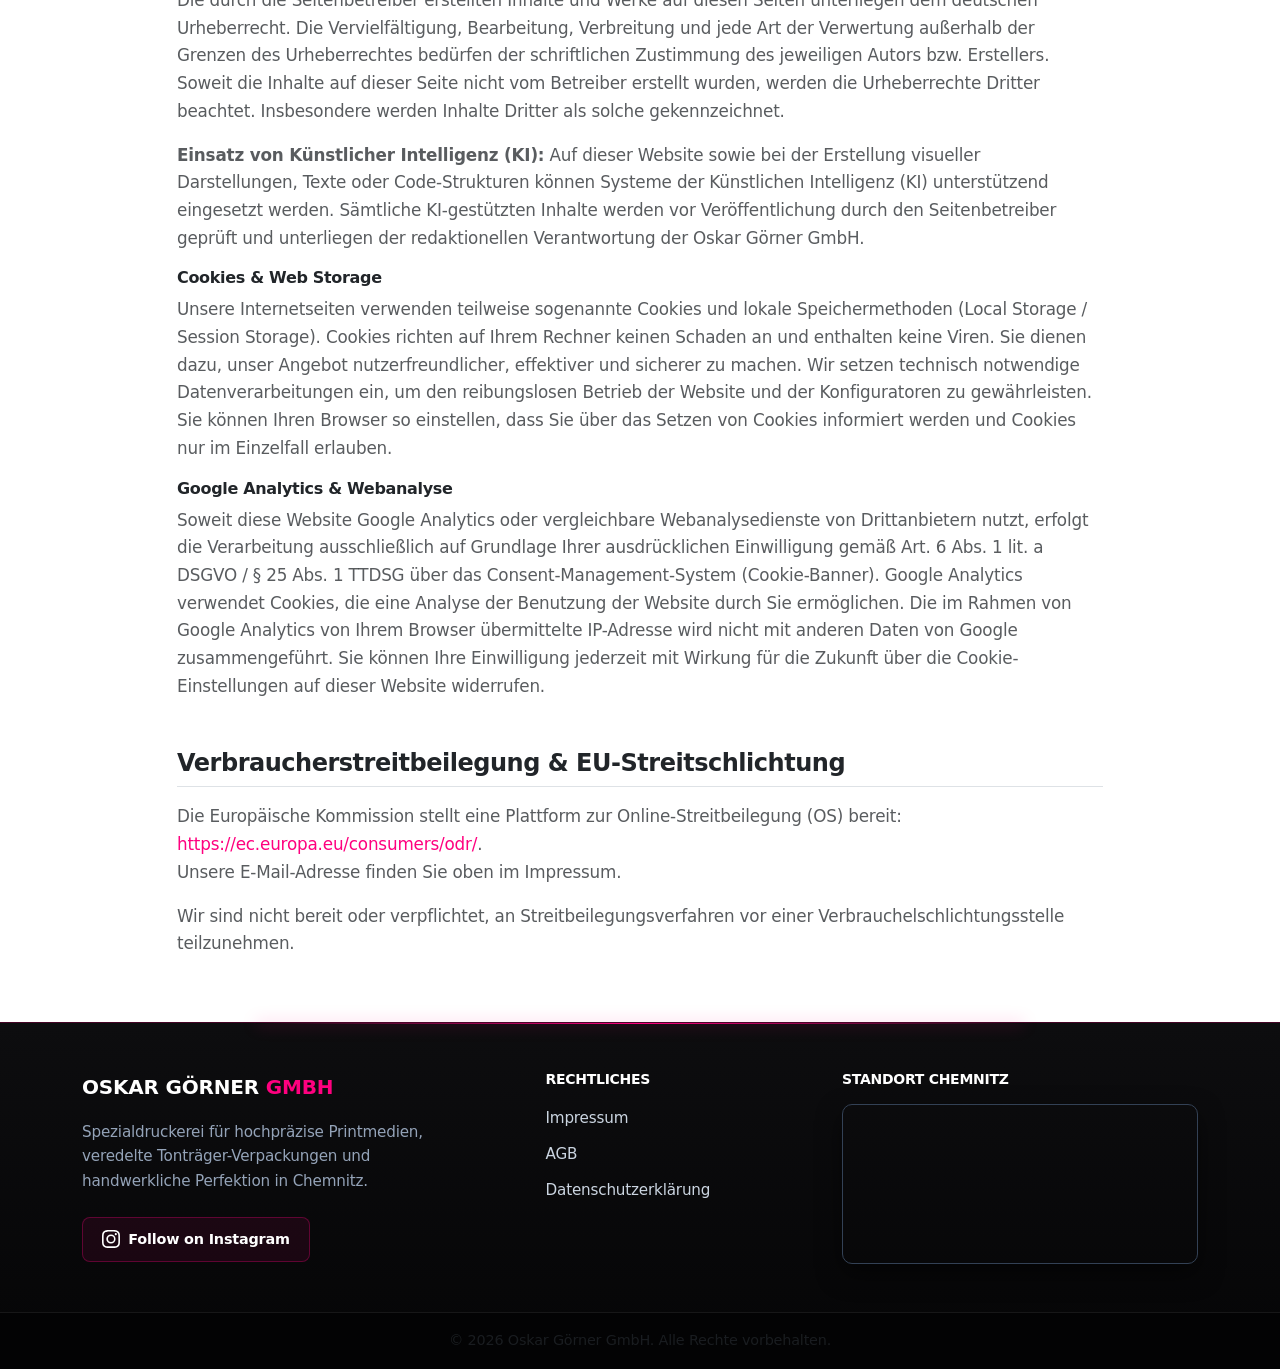
<file: impressum.html>
<!DOCTYPE html>
<html lang="de">

<head>
    <meta charset="UTF-8">
    <meta name="viewport" content="width=device-width, initial-scale=1.0">
    <title>Impressum | Oskar Görner GmbH</title>
    <link href="https://cdn.jsdelivr.net/npm/bootstrap@5.3.3/dist/css/bootstrap.min.css" rel="stylesheet">
    <link rel="stylesheet" href="css/style.css">
</head>

<body>

    <!-- NAVBAR -->
    <nav class="navbar navbar-expand-lg navbar-dark bg-dark sticky-top shadow-sm">
        <div class="container">
            <a class="navbar-brand text-uppercase fw-bold tracking-wide" href="index.html">
                <img src="img/Logo_transparent.png" alt="Oskar Görner GmbH Logo" class="d-inline-block align-text-top">
            </a>
            <button class="navbar-toggler" type="button" data-bs-toggle="collapse" data-bs-target="#navbarNav">
                <span class="navbar-toggler-icon"></span>
            </button>
            <div class="collapse navbar-collapse" id="navbarNav">
                <ul class="navbar-nav ms-auto align-items-lg-center gap-2">
                    <li class="nav-item"><a class="nav-link" href="index.html">Startseite</a></li>

                    <li class="nav-item dropdown hover-dropdown mobile-split-dropdown">
                        <div class="d-flex align-items-center justify-content-between w-100">
                            <a class="nav-link w-100" href="sites/vinyl/vinyl.html">Vinyl-Verpackungen</a>
                            <span class="mobile-arrow d-lg-none">
                                <svg width="12" height="12" viewBox="0 0 24 24" fill="none" stroke="currentColor" stroke-width="3" stroke-linecap="round" stroke-linejoin="round">
                                    <polyline points="6 9 12 15 18 9"></polyline>
                                </svg>
                            </span>
                        </div>
                        <ul class="dropdown-menu dropdown-menu-dark">
                            <li><a class="dropdown-menu-item" href="sites/vinyl/formate.html">Formate</a></li>
                            <li><a class="dropdown-menu-item" href="sites/produktion/weiterverarbeitung.html#veredelung">Veredelung</a></li>
                            <li><a class="dropdown-menu-item text-magenta fw-bold" href="sites/vinyl/vinyl.html#vinyl-konfigurator">Anfrage Vinyl</a></li>
                        </ul>
                    </li>

                    <li class="nav-item dropdown hover-dropdown mobile-split-dropdown">
                        <div class="d-flex align-items-center justify-content-between w-100">
                            <a class="nav-link w-100" href="sites/produktion/print.html">Printmedien</a>
                            <span class="mobile-arrow d-lg-none">
                                <svg width="12" height="12" viewBox="0 0 24 24" fill="none" stroke="currentColor" stroke-width="3" stroke-linecap="round" stroke-linejoin="round">
                                    <polyline points="6 9 12 15 18 9"></polyline>
                                </svg>
                            </span>
                        </div>
                        <ul class="dropdown-menu dropdown-menu-dark">
                            <li><a class="dropdown-menu-item" href="sites/produktion/print.html#offsetdruck">Offsetdruck</a></li>
                            <li><a class="dropdown-menu-item" href="sites/produktion/print.html#digitaldruck">Digitaldruck</a></li>
                            <li><a class="dropdown-menu-item" href="sites/produktion/weiterverarbeitung.html">Weiterverarbeitung</a></li>
                            <li><a class="dropdown-menu-item" href="sites/produktion/weiterverarbeitung.html#veredelung">Veredelung</a></li>
                        </ul>
                    </li>

                    <li class="nav-item">
                        <a class="nav-link" href="sites/produktion/druckvorstufe.html">Druckvorstufe</a>
                    </li>

                    <li class="nav-item"><a class="nav-link" href="sites/stellenangebote.html">Stellenangebote</a></li>
                    <li class="nav-item mt-2 mt-lg-0">
                        <a class="btn btn-outline-magenta px-4" href="index.html#kontakt">Kontakt</a>
                    </li>
                </ul>
            </div>
        </div>
    </nav>

    <!-- HERO SECTION -->
    <section class="py-5 bg-dark text-white text-center border-bottom border-magenta border-3">
        <div class="container py-4">
            <span class="text-magenta text-uppercase fw-bold tracking-wider small">Rechtliche Hinweise</span>
            <h1 class="fw-bold display-5 mt-1">Impressum</h1>
            <p class="text-muted max-width-md mx-auto mt-2">Angaben gemäß § 5 TMG und Informationen zur Unternehmensstruktur der Oskar Görner GmbH.</p>
        </div>
    </section>

    <!-- INHALT -->
    <section class="py-5 bg-white text-dark">
        <div class="container py-3">
            <div class="row justify-content-center">
                <div class="col-lg-10">

                    <!-- UNTERNEHMENSDATEN -->
                    <div class="row g-4 mb-5">
                        <div class="col-md-6">
                            <div class="p-4 bg-light rounded-3 border-start border-magenta border-4 h-100">
                                <h3 class="fw-bold fs-5 text-dark mb-3">Angaben gemäß § 5 TMG</h3>
                                <p class="mb-1 fw-bold text-magenta">Oskar Görner GmbH</p>
                                <p class="mb-1">Melanchthonstraße 1–7</p>
                                <p class="mb-0">09126 Chemnitz</p>
                            </div>
                        </div>

                        <div class="col-md-6">
                            <div class="p-4 bg-light rounded-3 border-start border-magenta border-4 h-100">
                                <h3 class="fw-bold fs-5 text-dark mb-3">Kontakt</h3>
                                <p class="mb-1"><strong>Telefon:</strong> +49 (0) 371 52910</p>
                                <p class="mb-1"><strong>Telefax:</strong> +49 (0) 371 529120</p>
                                <p class="mb-1"><strong>E-Mail:</strong> <a href="mailto:info@druckerei-goerner.de" class="text-magenta text-decoration-none">info@druckerei-goerner.de</a></p>
                                <p class="mb-0"><strong>Internet:</strong> <a href="https://www.druckerei-goerner.de" class="text-magenta text-decoration-none" target="_blank">www.druckerei-goerner.de</a></p>
                            </div>
                        </div>
                    </div>

                    <!-- VERTRETUNG & REGISTER -->
                    <div class="mb-5">
                        <h2 class="fw-bold fs-4 text-dark mb-3 border-bottom pb-2">Vertretung & Registereintrag</h2>
                        <div class="row g-3">
                            <div class="col-md-6">
                                <p class="mb-1"><strong>Vertreten durch:</strong></p>
                                <p class="text-muted mb-0">Geschäftsleitung Daniel Fitzner</p>
                            </div>
                            <div class="col-md-6">
                                <p class="mb-1"><strong>Registereintrag:</strong></p>
                                <p class="text-muted mb-1">Eintragung im Handelsregister.</p>
                                <p class="text-muted mb-1"><strong>Registergericht:</strong> Amtsgericht Chemnitz</p>
                                <p class="text-muted mb-0"><strong>Registernummer:</strong> HRB 13418</p>
                            </div>
                            <div class="col-md-6 mt-3">
                                <p class="mb-1"><strong>Umsatzsteuer:</strong></p>
                                <p class="text-muted mb-0">Umsatzsteuer-Identifikationsnummer gemäß § 27 a Umsatzsteuergesetz:<br><strong>DE 179 034 639</strong></p>
                            </div>
                        </div>
                    </div>

                    <!-- HAFTUNGSAUSSCHLUSS & HINWEISE -->
                    <div class="mb-5">
                        <h2 class="fw-bold fs-4 text-dark mb-3 border-bottom pb-2">Haftungsausschluss & Rechtliche Hinweise</h2>
                        
                        <h3 class="fw-bold fs-6 text-dark mt-3">Haftung für Inhalte</h3>
                        <p class="text-muted small">Als Diensteanbieter sind wir gemäß § 7 Abs.1 TMG für eigene Inhalte auf diesen Seiten nach den allgemeinen Gesetzen verantwortlich. Nach §§ 8 bis 10 TMG sind wir als Diensteanbieter jedoch nicht verpflichtet, übermittelte oder gespeicherte fremde Informationen zu überwachen oder nach Umständen zu forschen, die auf eine rechtswidrige Tätigkeit hinweisen. Verpflichtungen zur Entfernung oder Sperrung der Nutzung von Informationen nach den allgemeinen Gesetzen bleiben hiervon unberührt. Eine diesbezügliche Haftung ist jedoch erst ab dem Zeitpunkt der Kenntnis einer konkreten Rechtsverletzung möglich. Bei Bekanntwerden von entsprechenden Rechtsverletzungen werden wir diese Inhalte umgehend entfernen.</p>

                        <h3 class="fw-bold fs-6 text-dark mt-3">Haftung für Links</h3>
                        <p class="text-muted small">Unser Angebot enthält Links zu externen Websites Dritter, auf deren Inhalte wir keinen Einfluss haben. Deshalb können wir für diese fremden Inhalte auch keine Gewähr übernehmen. Für die Inhalte der verlinkten Seiten ist stets der jeweilige Anbieter oder Betreiber der Seiten verantwortlich. Die verlinkten Seiten wurden zum Zeitpunkt der Verlinkung auf mögliche Rechtsverstöße überprüft. Rechtswidrige Inhalte waren zum Zeitpunkt der Verlinkung nicht erkennbar. Bei Bekanntwerden von Rechtsverletzungen werden wir derartige Links umgehend entfernen.</p>

                        <h3 class="fw-bold fs-6 text-dark mt-3">Urheberrecht & Hinweise zu KI-generierten Inhalten</h3>
                        <p class="text-muted small">Die durch die Seitenbetreiber erstellten Inhalte und Werke auf diesen Seiten unterliegen dem deutschen Urheberrecht. Die Vervielfältigung, Bearbeitung, Verbreitung und jede Art der Verwertung außerhalb der Grenzen des Urheberrechtes bedürfen der schriftlichen Zustimmung des jeweiligen Autors bzw. Erstellers. Soweit die Inhalte auf dieser Seite nicht vom Betreiber erstellt wurden, werden die Urheberrechte Dritter beachtet. Insbesondere werden Inhalte Dritter als solche gekennzeichnet.</p>
                        <p class="text-muted small"><strong>Einsatz von Künstlicher Intelligenz (KI):</strong> Auf dieser Website sowie bei der Erstellung visueller Darstellungen, Texte oder Code-Strukturen können Systeme der Künstlichen Intelligenz (KI) unterstützend eingesetzt werden. Sämtliche KI-gestützten Inhalte werden vor Veröffentlichung durch den Seitenbetreiber geprüft und unterliegen der redaktionellen Verantwortung der Oskar Görner GmbH.</p>

                        <h3 class="fw-bold fs-6 text-dark mt-3">Cookies & Web Storage</h3>
                        <p class="text-muted small">Unsere Internetseiten verwenden teilweise sogenannte Cookies und lokale Speichermethoden (Local Storage / Session Storage). Cookies richten auf Ihrem Rechner keinen Schaden an und enthalten keine Viren. Sie dienen dazu, unser Angebot nutzerfreundlicher, effektiver und sicherer zu machen. Wir setzen technisch notwendige Datenverarbeitungen ein, um den reibungslosen Betrieb der Website und der Konfiguratoren zu gewährleisten. Sie können Ihren Browser so einstellen, dass Sie über das Setzen von Cookies informiert werden und Cookies nur im Einzelfall erlauben.</p>

                        <h3 class="fw-bold fs-6 text-dark mt-3">Google Analytics & Webanalyse</h3>
                        <p class="text-muted small mb-0">Soweit diese Website Google Analytics oder vergleichbare Webanalysedienste von Drittanbietern nutzt, erfolgt die Verarbeitung ausschließlich auf Grundlage Ihrer ausdrücklichen Einwilligung gemäß Art. 6 Abs. 1 lit. a DSGVO / § 25 Abs. 1 TTDSG über das Consent-Management-System (Cookie-Banner). Google Analytics verwendet Cookies, die eine Analyse der Benutzung der Website durch Sie ermöglichen. Die im Rahmen von Google Analytics von Ihrem Browser übermittelte IP-Adresse wird nicht mit anderen Daten von Google zusammengeführt. Sie können Ihre Einwilligung jederzeit mit Wirkung für die Zukunft über die Cookie-Einstellungen auf dieser Website widerrufen.</p>
                    </div>

                    <!-- STREITSCHLICHTUNG -->
                    <div>
                        <h2 class="fw-bold fs-4 text-dark mb-3 border-bottom pb-2">Verbraucherstreitbeilegung & EU-Streitschlichtung</h2>
                        <p class="text-muted small">Die Europäische Kommission stellt eine Plattform zur Online-Streitbeilegung (OS) bereit: <a href="https://ec.europa.eu/consumers/odr/" target="_blank" class="text-magenta text-decoration-none">https://ec.europa.eu/consumers/odr/</a>.<br>Unsere E-Mail-Adresse finden Sie oben im Impressum.</p>
                        <p class="text-muted small mb-0">Wir sind nicht bereit oder verpflichtet, an Streitbeilegungsverfahren vor einer Verbrauchelschlichtungsstelle teilzunehmen.</p>
                    </div>

                </div>
            </div>
        </div>
    </section>

   <!-- FOOTER MODERN -->
    <footer class="footer-modern pt-5 fs-6">
        <div class="container pb-4">
            <div class="row g-4 mb-4 justify-content-between">
                
                <!-- SPALTE 1: BRANDING & INSTAGRAM -->
                <div class="col-lg-4 col-md-6">
                    <div class="mb-3">
                        <span class="footer-brand-title text-uppercase">Oskar Görner <span class="text-magenta">GmbH</span></span>
                    </div>
                    <p class="footer-text mb-4">
                        Spezialdruckerei für hochpräzise Printmedien, veredelte Tonträger-Verpackungen und handwerkliche Perfektion in Chemnitz.
                    </p>
                    <a href="https://www.instagram.com/druckerei_oskar_goerner/" target="_blank" rel="noopener noreferrer" class="footer-social-btn d-inline-flex align-items-center gap-2">
                        <svg width="18" height="18" fill="currentColor" viewBox="0 0 16 16">
                            <path d="M8 0C5.829 0 5.556.01 4.703.048 3.85.088 3.269.222 2.76.42a3.917 3.917 0 0 0-1.417.923A3.927 3.927 0 0 0 .42 2.76C.222 3.268.087 3.85.048 4.7.01 5.555 0 5.827 0 8.001c0 2.172.01 2.444.048 3.298.038.852.174 1.433.372 1.942.205.526.478.972.923 1.417.444.445.89.719 1.416.923.51.198 1.09.333 1.942.372C5.555 15.99 5.827 16 8 16s2.444-.01 3.298-.048c.851-.038 1.434-.174 1.943-.372a3.916 3.916 0 0 0 1.416-.923c.445-.445.718-.891.923-1.417.197-.509.332-1.09.372-1.942C15.99 10.445 16 10.173 16 8s-.01-2.445-.048-3.299c-.038-.851-.175-1.433-.372-1.941a3.926 3.926 0 0 0-.923-1.417A3.911 3.911 0 0 0 13.24.42c-.51-.198-1.092-.333-1.943-.372C10.443.01 10.172 0 7.998 0h.003zm-.717 1.442h.718c2.136 0 2.389.007 3.232.046.78.035 1.204.166 1.486.275.373.145.64.319.92.599.28.28.453.546.598.92.11.281.24.705.275 1.485.039.843.047 1.096.047 3.231s-.008 2.389-.047 3.232c-.035.78-.166 1.203-.275 1.485a2.47 2.47 0 0 1-.599.919c-.28.28-.546.453-.92.598-.28.11-.704.24-1.485.276-.843.038-1.096.047-3.232.047s-2.39-.009-3.233-.047c-.78-.036-1.203-.166-1.485-.276a2.478 2.478 0 0 1-.92-.598 2.48 2.48 0 0 1-.6-.92c-.109-.281-.24-.705-.275-1.485-.038-.843-.046-1.096-.046-3.233 0-2.136.008-2.388.046-3.231.036-.78.166-1.204.276-1.486.145-.373.319-.64.599-.92.28-.28.546-.453.92-.598.282-.11.705-.24 1.485-.276.738-.034 1.024-.044 2.515-.045v.002zm4.988 1.328a.96.96 0 1 0 0 1.92.96.96 0 0 0 0-1.92zm-4.27 1.122a4.109 4.109 0 1 0 0 8.217 4.109 4.109 0 0 0 0-8.217zm0 1.441a2.667 2.667 0 1 1 0 5.334 2.667 2.667 0 0 1 0-5.334z"/>
                        </svg>
                        Follow on Instagram
                    </a>
                </div>

                <!-- SPALTE 2: RECHTSLINKS -->
                <div class="col-lg-3 col-md-6 ps-lg-5">
                    <h6 class="text-white fw-bold mb-3 text-uppercase tracking-wider small">Rechtliches</h6>
                    <ul class="list-unstyled mb-0 d-flex flex-column gap-2">
                        <li><a href="./impressum.html" class="footer-nav-link">Impressum</a></li>
                        <li><a href="./agb.html" class="footer-nav-link">AGB</a></li>
                        <li><a href="./datenschutz.html" class="footer-nav-link">Datenschutzerklärung</a></li>
                    </ul>
                </div>

                <!-- SPALTE 3: INTERAKTIVER MAP-WRAPPER -->
                <div class="col-lg-4 col-md-12">
                    <h6 class="text-white fw-bold mb-3 text-uppercase tracking-wider small">Standort Chemnitz</h6>
                    <div class="ratio ratio-16x9 footer-map-frame" style="max-height: 160px;">
                        <iframe 
                            src="https://www.google.com/maps/embed?pb=!1m18!1m12!1m3!1d2524.316492318029!2d12.9284213!3d50.8228303!2m3!1f0!2f0!3f0!3m2!1i1024!2i768!4f13.1!3m3!1m2!1s0x47a7463f20b8529b%3A0x6a053c8bc23cf30!2sMelanchthonstra%C3%9Fe%201-7%2C%2009126%20Chemnitz!5e0!3m2!1sde!2sde" 
                            style="border:0;" 
                            allowfullscreen="" 
                            loading="lazy" 
                            referrerpolicy="no-referrer-when-downgrade"
                            title="Standort Oskar Görner GmbH">
                        </iframe>
                    </div>
                </div>

            </div>
        </div>

        <div class="footer-bottom-bar py-3">
            <div class="container text-center">
                <p class="small mb-0 text-muted">© 2026 Oskar Görner GmbH. Alle Rechte vorbehalten.</p>
            </div>
        </div>
    </footer>

    <script src="https://cdn.jsdelivr.net/npm/bootstrap@5.3.3/dist/js/bootstrap.bundle.min.js"></script>
    <script src="js/script.js"></script>
</body>

</html>
</file>
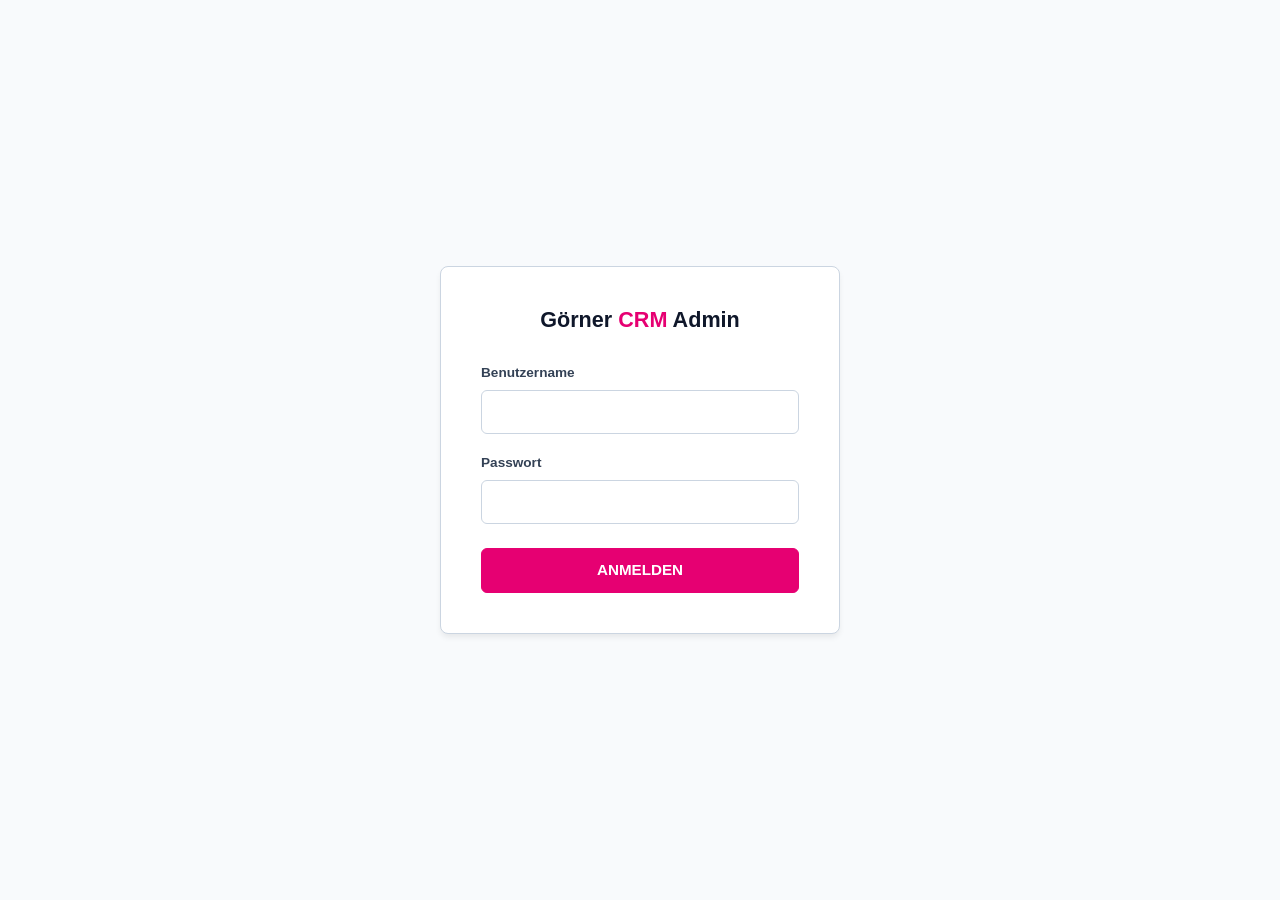
<file: login.html>
<!DOCTYPE html>
<html lang="de">
<head>
    <meta charset="UTF-8">
    <meta name="viewport" content="width=device-width, initial-scale=1.0">
    <title>Anmeldung | CRM Admin-Panel</title>
    <link href="https://cdn.jsdelivr.net/npm/bootstrap@5.3.3/dist/css/bootstrap.min.css" rel="stylesheet">
    <style>
        :root {
            --crm-bg-main: #f8fafc;
            --crm-card-bg: #ffffff;
            --crm-border-color: #cbd5e1;
            --crm-text-primary: #0f172a;
            --crm-text-secondary: #334155;
            --crm-accent-magenta: #e60072;
            --crm-accent-magenta-hover: #c40061;
            --crm-shadow-md: 0 4px 6px -1px rgba(0, 0, 0, 0.08);
        }

        body {
            background-color: var(--crm-bg-main);
            color: var(--crm-text-primary);
            font-family: -apple-system, BlinkMacSystemFont, "Segoe UI", Roboto, Helvetica, Arial, sans-serif;
            display: flex;
            align-items: center;
            justify-content: center;
            min-height: 100vh;
            margin: 0;
        }

        .login-card {
            background-color: var(--crm-card-bg);
            border: 1px solid var(--crm-border-color);
            border-radius: 8px;
            padding: 2.5rem;
            width: 100%;
            max-width: 400px;
            box-shadow: var(--crm-shadow-md);
        }

        .login-title {
            font-size: 1.35rem;
            font-weight: 700;
            color: var(--crm-text-primary);
            margin-bottom: 1.75rem;
        }

        .text-magenta {
            color: var(--crm-accent-magenta) !important;
        }

        .form-label {
            color: var(--crm-text-secondary);
            font-weight: 700;
            font-size: 0.85rem;
            margin-bottom: 0.4rem;
        }

        .form-control {
            background-color: #ffffff !important;
            border: 1px solid var(--crm-border-color) !important;
            color: var(--crm-text-primary) !important;
            font-size: 0.95rem;
            border-radius: 6px;
            padding: 0.6rem 0.85rem;
        }

        .form-control:focus {
            border-color: var(--crm-accent-magenta) !important;
            box-shadow: 0 0 0 3px rgba(230, 0, 114, 0.1) !important;
        }

        .btn-magenta {
            background-color: var(--crm-accent-magenta) !important;
            color: #ffffff !important;
            border: 1px solid var(--crm-accent-magenta) !important;
            font-weight: 700;
            font-size: 0.95rem;
            border-radius: 6px;
            padding: 0.65rem 1.2rem;
            transition: all 0.15s ease;
        }

        .btn-magenta:hover {
            background-color: var(--crm-accent-magenta-hover) !important;
            border-color: var(--crm-accent-magenta-hover) !important;
        }

        .btn-magenta:disabled {
            background-color: #cbd5e1 !important;
            border-color: #cbd5e1 !important;
            cursor: not-allowed;
        }
    </style>
</head>
<body>
    <div class="login-card text-center">
        <h3 class="login-title">Görner <span class="text-magenta">CRM</span> Admin</h3>
        
        <div id="alertBox" class="alert alert-danger d-none text-start small mb-3"></div>
        
        <form onsubmit="event.preventDefault(); performLogin();">
            <div class="mb-3 text-start">
                <label class="form-label" for="username">Benutzername</label>
                <input type="text" id="username" class="form-control" autocomplete="username" required>
            </div>
            <div class="mb-4 text-start">
                <label class="form-label" for="password">Passwort</label>
                <input type="password" id="password" class="form-control" autocomplete="current-password" required>
            </div>
            <button type="submit" id="loginBtn" class="btn btn-magenta w-100 text-uppercase">Anmelden</button>
        </form>
    </div>

    <script>
        function performLogin() {
            const u = document.getElementById("username").value.trim();
            const p = document.getElementById("password").value.trim();
            const ab = document.getElementById("alertBox");
            const btn = document.getElementById("loginBtn");

            ab.classList.add("d-none");

            if (!u || !p) {
                ab.textContent = "Bitte Benutzername und Passwort eingeben.";
                ab.classList.remove("d-none");
                return;
            }

            btn.disabled = true;
            btn.textContent = "Prüfe Zugangsdaten...";

            google.script.run
                .withSuccessHandler(function(res) {
                    if (res && res.success) {
                        window.location.href = res.redirectUrl;
                    } else {
                        btn.disabled = false;
                        btn.textContent = "Anmelden";
                        ab.textContent = (res && res.message) ? res.message : "Zugangsdaten ungültig.";
                        ab.classList.remove("d-none");
                    }
                })
                .withFailureHandler(function(err) {
                    btn.disabled = false;
                    btn.textContent = "Anmelden";
                    ab.textContent = "Schnittstellen-Fehler: " + (err.message || err.toString());
                    ab.classList.remove("d-none");
                })
                .checkAuthentication(u, p);
        }
    </script>
</body>
</html>
</file>
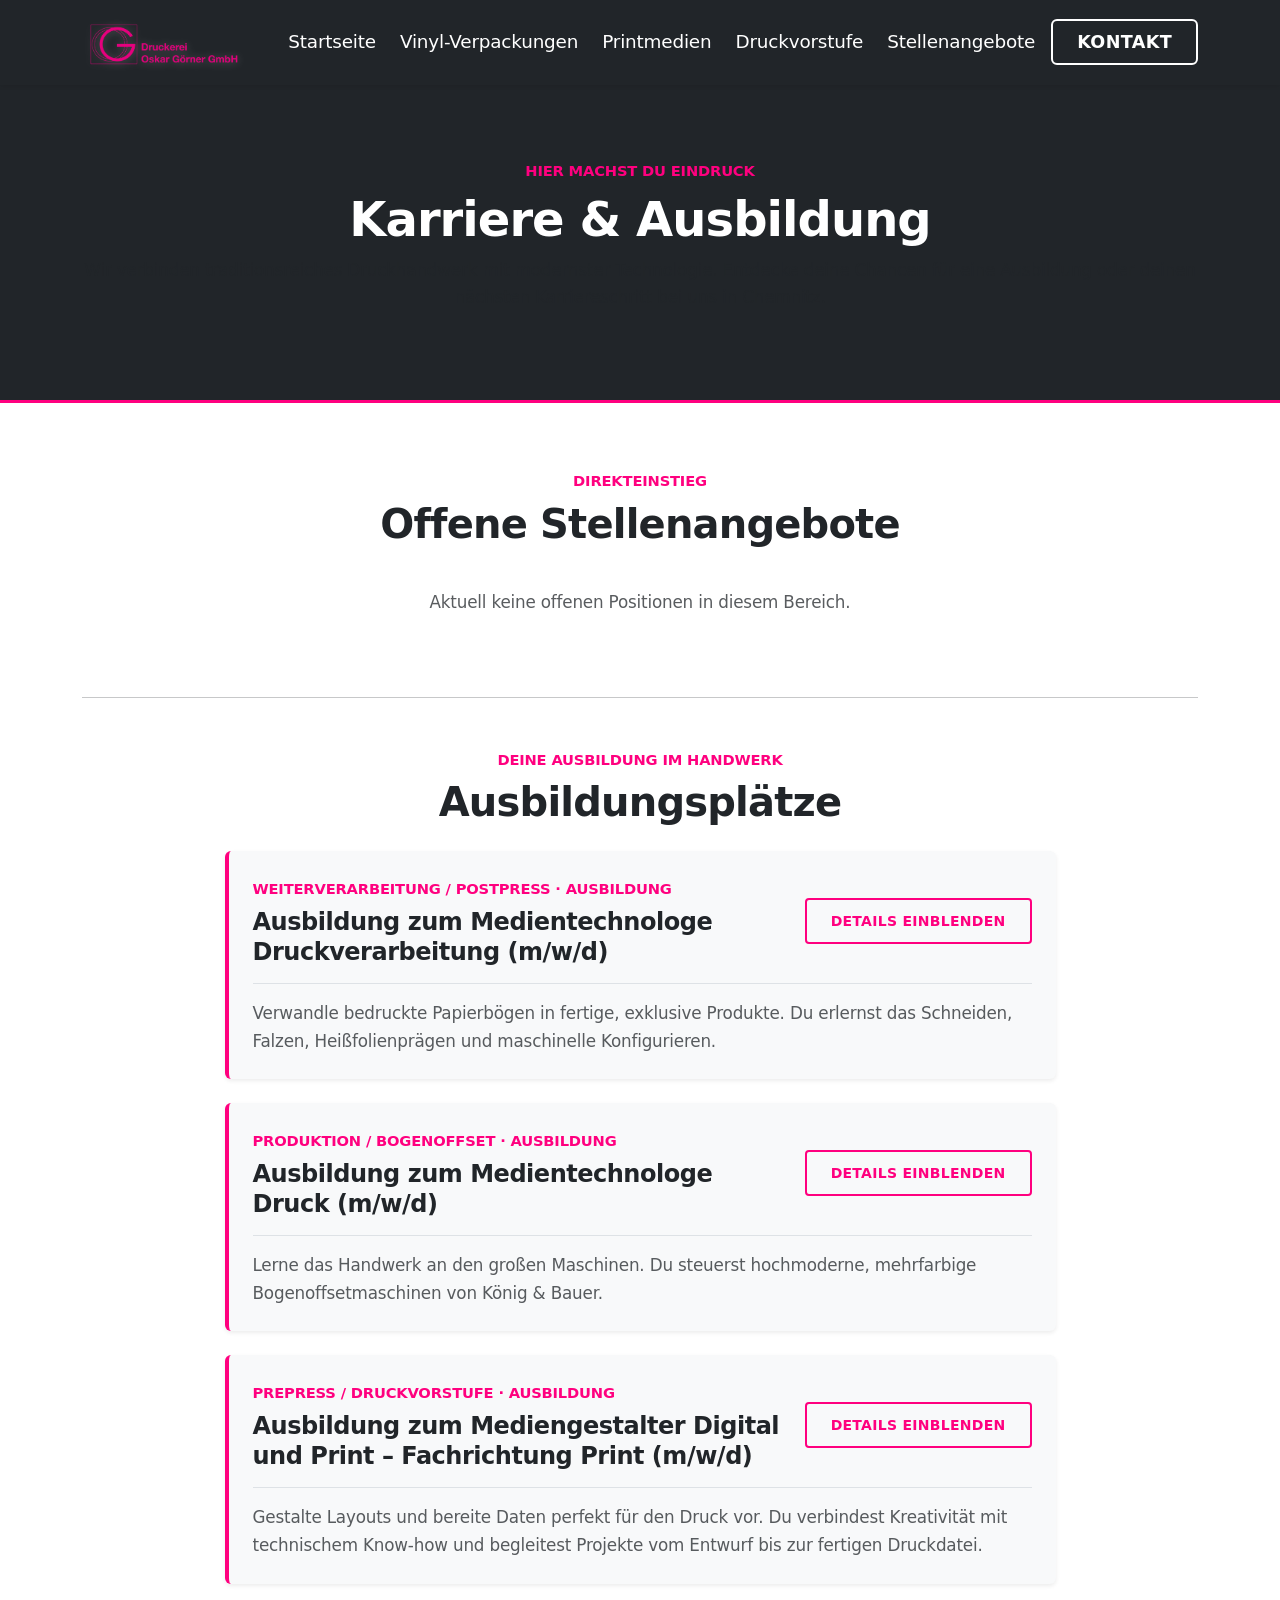
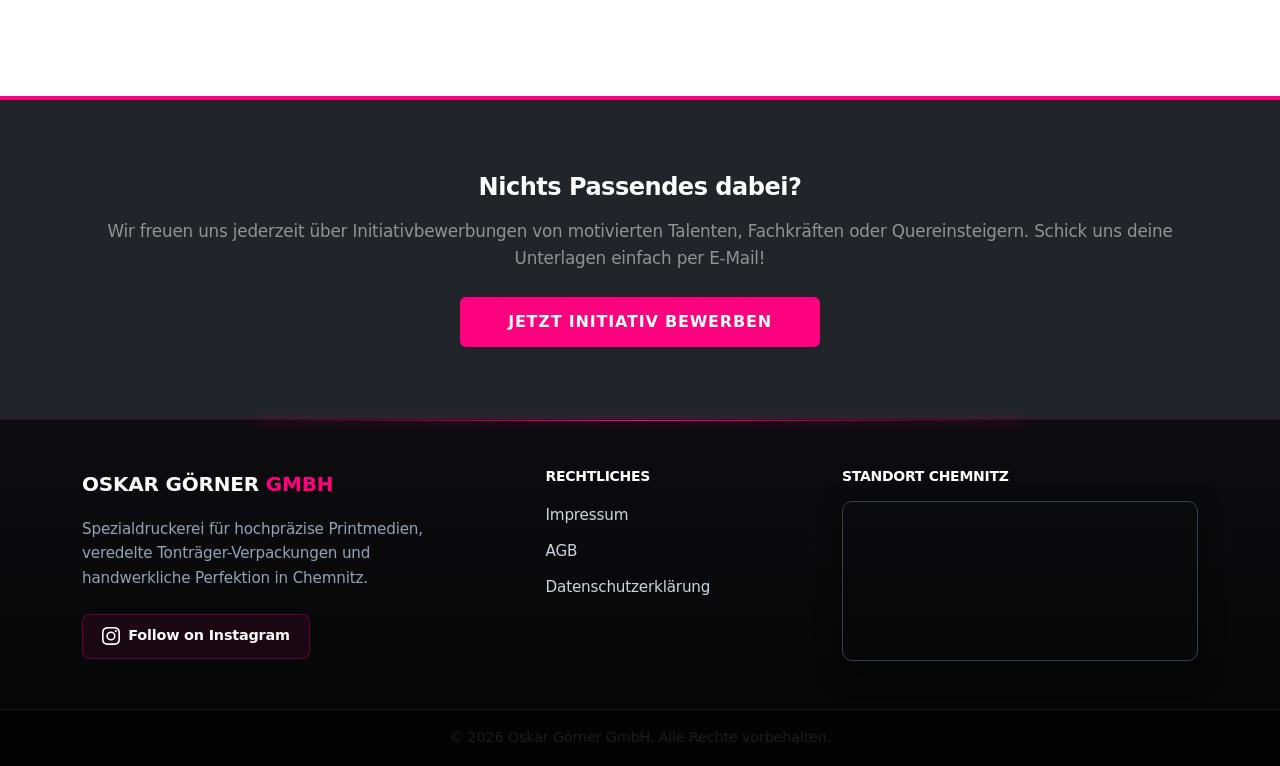
<file: sites/stellenangebote.html>
<!DOCTYPE html>
<html lang="de">

<head>
    <meta charset="UTF-8">
    <meta name="viewport" content="width=device-width, initial-scale=1.0">
    <title>Stellenangebote & Ausbildung | Druckerei Oskar Görner GmbH</title>
    <link href="https://cdn.jsdelivr.net/npm/bootstrap@5.3.3/dist/css/bootstrap.min.css" rel="stylesheet">
    <link rel="stylesheet" href="../css/style.css">
</head>

<body>

    <!-- NAVBAR -->
    <nav class="navbar navbar-expand-lg navbar-dark bg-dark sticky-top shadow-sm">
        <div class="container">
            <a class="navbar-brand text-uppercase fw-bold tracking-wide" href="../index.html">
                <img src="../img/Logo_transparent.png" alt="Druckerei Oskar Görner GmbH Logo"
                    class="d-inline-block align-text-top">
            </a>
            <button class="navbar-toggler" type="button" data-bs-toggle="collapse" data-bs-target="#navbarNav">
                <span class="navbar-toggler-icon"></span>
            </button>
            <div class="collapse navbar-collapse" id="navbarNav">
                <ul class="navbar-nav ms-auto align-items-lg-center gap-2">
                    <li class="nav-item"><a class="nav-link" href="../index.html">Startseite</a></li>

                    <li class="nav-item dropdown hover-dropdown mobile-split-dropdown">
                        <div class="d-flex align-items-center justify-content-between w-100">
                            <a class="nav-link w-100" href="vinyl/vinyl.html">Vinyl-Verpackungen</a>
                            <span class="mobile-arrow d-lg-none">
                                <svg width="12" height="12" viewBox="0 0 24 24" fill="none" stroke="currentColor"
                                    stroke-width="3" stroke-linecap="round" stroke-linejoin="round">
                                    <polyline points="6 9 12 15 18 9"></polyline>
                                </svg>
                            </span>
                        </div>
                        <ul class="dropdown-menu dropdown-menu-dark">
                            <li><a class="dropdown-menu-item" href="vinyl/formate.html">Formate</a></li>
                            <li><a class="dropdown-menu-item" href="produktion/weiterverarbeitung.html#veredelung">Veredelung</a></li>
                            <li><a class="dropdown-menu-item text-magenta fw-bold" href="vinyl/vinyl.html#vinyl-konfigurator">Anfrage Vinyl</a></li>
                        </ul>
                    </li>

                    <li class="nav-item dropdown hover-dropdown mobile-split-dropdown">
                        <div class="d-flex align-items-center justify-content-between w-100">
                            <a class="nav-link w-100" href="produktion/print.html">Printmedien</a>
                            <span class="mobile-arrow d-lg-none">
                                <svg width="12" height="12" viewBox="0 0 24 24" fill="none" stroke="currentColor"
                                    stroke-width="3" stroke-linecap="round" stroke-linejoin="round">
                                    <polyline points="6 9 12 15 18 9"></polyline>
                                </svg>
                            </span>
                        </div>
                        <ul class="dropdown-menu dropdown-menu-dark">
                            <li><a class="dropdown-menu-item" href="produktion/print.html#offsetdruck">Offsetdruck</a></li>
                            <li><a class="dropdown-menu-item" href="produktion/print.html#digitaldruck">Digitaldruck</a></li>
                            <li><a class="dropdown-menu-item" href="produktion/weiterverarbeitung.html">Weiterverarbeitung</a></li>
                            <li><a class="dropdown-menu-item" href="produktion/weiterverarbeitung.html#veredelung">Veredelung</a></li>
                        </ul>
                    </li>

                    <li class="nav-item">
                        <a class="nav-link" href="produktion/druckvorstufe.html">Druckvorstufe</a>
                    </li>

                    <li class="nav-item"><a class="nav-link" href="stellenangebote.html">Stellenangebote</a></li>
                    <li class="nav-item mt-2 mt-lg-0">
                        <a class="btn btn-outline-magenta px-4" href="../index.html#kontakt">Kontakt</a>
                    </li>
                </ul>
            </div>
        </div>
    </nav>

    <!-- HERO SECTION -->
    <section class="py-5 bg-dark text-white text-center border-bottom border-magenta border-3">
        <div class="container py-4">
            <span class="text-magenta text-uppercase fw-bold tracking-wider small">Hier machst du Eindruck</span>
            <h1 class="fw-bold display-5 mt-1">Karriere & Ausbildung</h1>
            <p class="text-muted max-width-md mx-auto mt-2">Wir verbinden traditionsreiches Druckhandwerk mit modernster
                Technologie. Entdecke deine Chancen für eine Ausbildung oder deinen nächsten Karriereschritt bei uns in
                Chemnitz.</p>
        </div>
    </section>

    <!-- INHALT -->
    <section class="py-5 bg-white text-dark">
        <div class="container py-3">

            <!-- FACHKRÄFTE / JOBS -->
            <div class="row justify-content-center mb-4 text-center">
                <div class="col-lg-9">
                    <span class="text-magenta text-uppercase fw-bold small">Direkteinstieg</span>
                    <h2 class="fw-bold display-6 mt-1 fs-3 mb-4">Offene Stellenangebote</h2>
                    <div id="jobs-raster" class="row"></div>
                </div>
            </div>

            <hr class="my-5 opacity-25">

            <!-- AUSBILDUNG -->
            <div class="row justify-content-center mb-4 text-center">
                <div class="col-lg-9">
                    <span class="text-magenta text-uppercase fw-bold small">Deine Ausbildung im Handwerk</span>
                    <h2 class="fw-bold display-6 mt-1 fs-3 mb-4">Ausbildungsplätze</h2>
                    <div id="ausbildung-raster" class="row"></div>
                </div>
            </div>

        </div>
    </section>

    <!-- KONTAKT HINWEIS -->
    <section class="py-5 bg-dark text-white text-center border-top border-magenta border-4">
        <div class="container py-4">
            <h4 class="fw-bold mb-3">Nichts Passendes dabei?</h4>
            <p class="text-white-50 max-width-md mx-auto mb-4">Wir freuen uns jederzeit über Initiativbewerbungen von
                motivierten Talenten, Fachkräften oder Quereinsteigern. Schick uns deine Unterlagen einfach per E-Mail!
            </p>
            <a href="mailto:info@druckerei-goerner.de"
                class="btn btn-magenta px-5 py-2 fw-bold text-uppercase tracking-wide">Jetzt initiativ bewerben</a>
        </div>
    </section>

   <!-- FOOTER MODERN -->
    <footer class="footer-modern pt-5 fs-6">
        <div class="container pb-4">
            <div class="row g-4 mb-4 justify-content-between">
                
                <!-- SPALTE 1: BRANDING & INSTAGRAM -->
                <div class="col-lg-4 col-md-6">
                    <div class="mb-3">
                        <span class="footer-brand-title text-uppercase">Oskar Görner <span class="text-magenta">GmbH</span></span>
                    </div>
                    <p class="footer-text mb-4">
                        Spezialdruckerei für hochpräzise Printmedien, veredelte Tonträger-Verpackungen und handwerkliche Perfektion in Chemnitz.
                    </p>
                    <a href="https://www.instagram.com/druckerei_oskar_goerner/" target="_blank" rel="noopener noreferrer" class="footer-social-btn d-inline-flex align-items-center gap-2">
                        <svg width="18" height="18" fill="currentColor" viewBox="0 0 16 16">
                            <path d="M8 0C5.829 0 5.556.01 4.703.048 3.85.088 3.269.222 2.76.42a3.917 3.917 0 0 0-1.417.923A3.927 3.927 0 0 0 .42 2.76C.222 3.268.087 3.85.048 4.7.01 5.555 0 5.827 0 8.001c0 2.172.01 2.444.048 3.298.038.852.174 1.433.372 1.942.205.526.478.972.923 1.417.444.445.89.719 1.416.923.51.198 1.09.333 1.942.372C5.555 15.99 5.827 16 8 16s2.444-.01 3.298-.048c.851-.038 1.434-.174 1.943-.372a3.916 3.916 0 0 0 1.416-.923c.445-.445.718-.891.923-1.417.197-.509.332-1.09.372-1.942C15.99 10.445 16 10.173 16 8s-.01-2.445-.048-3.299c-.038-.851-.175-1.433-.372-1.941a3.926 3.926 0 0 0-.923-1.417A3.911 3.911 0 0 0 13.24.42c-.51-.198-1.092-.333-1.943-.372C10.443.01 10.172 0 7.998 0h.003zm-.717 1.442h.718c2.136 0 2.389.007 3.232.046.78.035 1.204.166 1.486.275.373.145.64.319.92.599.28.28.453.546.598.92.11.281.24.705.275 1.485.039.843.047 1.096.047 3.231s-.008 2.389-.047 3.232c-.035.78-.166 1.203-.275 1.485a2.47 2.47 0 0 1-.599.919c-.28.28-.546.453-.92.598-.28.11-.704.24-1.485.276-.843.038-1.096.047-3.232.047s-2.39-.009-3.233-.047c-.78-.036-1.203-.166-1.485-.276a2.478 2.478 0 0 1-.92-.598 2.48 2.48 0 0 1-.6-.92c-.109-.281-.24-.705-.275-1.485-.038-.843-.046-1.096-.046-3.233 0-2.136.008-2.388.046-3.231.036-.78.166-1.204.276-1.486.145-.373.319-.64.599-.92.28-.28.546-.453.92-.598.282-.11.705-.24 1.485-.276.738-.034 1.024-.044 2.515-.045v.002zm4.988 1.328a.96.96 0 1 0 0 1.92.96.96 0 0 0 0-1.92zm-4.27 1.122a4.109 4.109 0 1 0 0 8.217 4.109 4.109 0 0 0 0-8.217zm0 1.441a2.667 2.667 0 1 1 0 5.334 2.667 2.667 0 0 1 0-5.334z"/>
                        </svg>
                        Follow on Instagram
                    </a>
                </div>

                <!-- SPALTE 2: RECHTSLINKS -->
                <div class="col-lg-3 col-md-6 ps-lg-5">
                    <h6 class="text-white fw-bold mb-3 text-uppercase tracking-wider small">Rechtliches</h6>
                    <ul class="list-unstyled mb-0 d-flex flex-column gap-2">
                        <li><a href="../impressum.html" class="footer-nav-link">Impressum</a></li>
                        <li><a href="../agb.html" class="footer-nav-link">AGB</a></li>
                        <li><a href="../datenschutz.html" class="footer-nav-link">Datenschutzerklärung</a></li>
                    </ul>
                </div>

                <!-- SPALTE 3: INTERAKTIVER MAP-WRAPPER -->
                <div class="col-lg-4 col-md-12">
                    <h6 class="text-white fw-bold mb-3 text-uppercase tracking-wider small">Standort Chemnitz</h6>
                    <div class="ratio ratio-16x9 footer-map-frame" style="max-height: 160px;">
                        <iframe 
                            src="https://www.google.com/maps/embed?pb=!1m18!1m12!1m3!1d2524.316492318029!2d12.9284213!3d50.8228303!2m3!1f0!2f0!3f0!3m2!1i1024!2i768!4f13.1!3m3!1m2!1s0x47a7463f20b8529b%3A0x6a053c8bc23cf30!2sMelanchthonstra%C3%9Fe%201-7%2C%2009126%20Chemnitz!5e0!3m2!1sde!2sde" 
                            style="border:0;" 
                            allowfullscreen="" 
                            loading="lazy" 
                            referrerpolicy="no-referrer-when-downgrade"
                            title="Standort Oskar Görner GmbH">
                        </iframe>
                    </div>
                </div>

            </div>
        </div>

        <div class="footer-bottom-bar py-3">
            <div class="container text-center">
                <p class="small mb-0 text-muted">© 2026 Oskar Görner GmbH. Alle Rechte vorbehalten.</p>
            </div>
        </div>
    </footer>

    <script src="https://cdn.jsdelivr.net/npm/bootstrap@5.3.3/dist/js/bootstrap.bundle.min.js"></script>
    <script src="../js/script.js"></script>
    <script src="../js/jobs-daten.js"></script>
</body>
</body>

</html>
</file>
<file: css/style.css>
/* ==========================================================================
   TABLE OF CONTENTS
   ==========================================================================
   1. ROOT VARIABLES, CORE DEFAULTS & TYPOGRAPHY
   2. BUTTON SYSTEM & INTERACTIVE ACTIONS
   3. NAVIGATION & HEADER DROPDOWNS
   4. HERO SECTION & SVG ANIMATION ENGINES (VINYL & CMYK)
   5. CARDS, HOVER EFFECTS, CHRONIK STACK & BANNERS
   6. DRUCKVORSTUFE ANIMATION STAGE & 3D MODELS
   7. FLYOUT DRAWER & OVERLAYS
   8. TEAM GRIDS & CONTACT SECTION (#KONTAKT)
   9. CI CONFIGURATOR MATRIX & BASKET STYLING
  10. MODAL POPUPS (#THANKYOUMODAL)
  11. GLOBAL KEYFRAME ANIMATIONS
  12. RESPONSIVE MEDIA QUERIES & MOBILE CLEANUP
   ========================================================================== */

/* ==========================================================================
   1. ROOT VARIABLES, CORE DEFAULTS & TYPOGRAPHY
   ========================================================================== */
:root {
    --bs-primary: #ff007f;
    --magenta-brand: #ff007f;
    --dark-brand: #111111;
    --dark-accent: #1a1a1a;
    --main-font: system-ui, -apple-system, BlinkMacSystemFont, 'Segoe UI', Roboto, Oxygen, Ubuntu, Cantarell, 'Open Sans', 'Helvetica Neue', sans-serif;
}

html {
    scroll-behavior: smooth;
    font-size: 16px !important;
    font-family: var(--main-font) !important;
    -webkit-font-smoothing: antialiased;
    -moz-osx-font-smoothing: grayscale;
}

body {
    font-size: 1.05rem !important;
    line-height: 1.65 !important;
    letter-spacing: -0.011em;
    font-family: var(--main-font) !important;
}

p, li {
    font-size: 1.05rem !important;
    line-height: 1.65 !important;
    font-weight: 400 !important;
}

.text-secondary-light {
    color: #e2e8f0 !important;
}

.hero-section .text-white-50 {
    color: rgba(255, 255, 255, 0.65) !important;
}

h1, h2, h3, h4, h5, h6 {
    letter-spacing: -0.02em !important;
    line-height: 1.25 !important;
    font-family: var(--main-font) !important;
}

h2.display-5, h2.display-6 { 
    font-size: 2.5rem !important; 
}

.text-magenta { color: var(--magenta-brand) !important; }
.bg-magenta { background-color: var(--magenta-brand) !important; }
.bg-dark-accent { background-color: var(--dark-accent) !important; }
.border-magenta { border-color: var(--magenta-brand) !important; }


/* ==========================================================================
   2. BUTTON SYSTEM & INTERACTIVE ACTIONS
   ========================================================================== */
.btn, 
.btn-magenta, 
.btn-outline-magenta, 
.btn-outline-light, 
.btn-action-xxl,
.btn-check + .btn-outline-secondary {
    display: inline-flex !important;
    align-items: center !important;
    justify-content: center !important;
    text-align: center !important;
    vertical-align: middle !important;
    font-family: var(--main-font) !important;
    letter-spacing: 0.02em !important;
}

/* Primary Brand Button */
.btn-magenta {
    background-color: var(--magenta-brand) !important;
    color: #ffffff !important;
    border: none !important;
    font-weight: 700 !important;
    text-transform: uppercase !important;
    letter-spacing: 0.05em !important;
    height: 50px !important;
    transition: background-color 0.2s ease !important;
}

.btn-magenta:hover {
    background-color: #e60072 !important;
    color: #ffffff !important;
}

/* Outline Brand Button */
.btn-outline-magenta {
    color: var(--magenta-brand) !important;
    border: 2px solid var(--magenta-brand) !important;
    background-color: transparent !important;
    font-weight: 700 !important;
    height: 46px !important;
    text-transform: uppercase;
    letter-spacing: 0.025em;
    transition: all 0.2s ease !important;
}

.btn-outline-magenta:hover {
    background-color: var(--magenta-brand) !important;
    color: #ffffff !important;
}

.hover-magenta {
    transition: color 0.2s ease, border-color 0.2s ease, background-color 0.2s ease;
}

.hover-magenta:hover {
    color: var(--magenta-brand) !important;
    border-color: var(--magenta-brand) !important;
}

.hover-magenta:hover .fw-bold,
.hover-magenta:hover .small,
.hover-magenta:hover .fs-3 {
    color: var(--magenta-brand) !important;
}

/* Multi-Select Checkbox Buttons */
.btn-check + .btn-outline-secondary {
    background-color: #f8fafc !important;
    color: #0f172a !important;
    border: 1px solid #cbd5e1 !important;
    font-weight: 600 !important;
    padding: 0.5rem 0.85rem !important;
    transition: all 0.2s ease-in-out !important;
}

.btn-check:hover + .btn-outline-secondary {
    background-color: rgba(255, 0, 127, 0.15) !important;
    color: #ff007f !important;
    border-color: #ff007f !important;
}

.btn-check:checked + .btn-outline-secondary {
    background-color: #ff007f !important;
    color: #ffffff !important;
    border-color: #ff007f !important;
    box-shadow: 0 4px 12px rgba(255, 0, 127, 0.3) !important;
}

/* Flyout Extra Large Action Button */
.btn-action-xxl { 
    background-color: var(--magenta-brand) !important; 
    color: #ffffff !important; 
    padding: 14px 24px !important; 
    font-weight: 700 !important; 
    text-transform: uppercase; 
    border-radius: 6px !important; 
    box-shadow: 0 8px 24px rgba(255, 0, 127, 0.25) !important; 
    transition: all 0.3s cubic-bezier(0.16, 1, 0.3, 1) !important; 
}

.btn-action-xxl:hover { 
    background-color: #e00070 !important; 
    transform: translateY(-2px); 
    box-shadow: 0 12px 30px rgba(255, 0, 127, 0.4) !important; 
}

/* In-Input File Clear Button (X) */
.btn-file-clear {
    position: absolute !important;
    right: 8px !important;
    top: 50% !important;
    transform: translateY(-50%) !important;
    z-index: 10 !important;
    background: #ef4444 !important;
    color: #ffffff !important;
    border: none !important;
    border-radius: 4px !important;
    width: 26px !important;
    height: 26px !important;
    padding: 0 !important;
    font-size: 14px !important;
    font-weight: bold !important;
    line-height: 1 !important;
    display: inline-flex !important;
    align-items: center !important;
    justify-content: center !important;
    cursor: pointer !important;
    transition: background-color 0.2s ease !important;
}

.btn-file-clear:hover {
    background: #dc2626 !important;
}


/* ==========================================================================
   3. NAVIGATION & HEADER DROPDOWNS
   ========================================================================== */
.navbar {
    padding-top: 0.5rem !important;
    padding-bottom: 0.5rem !important;
}

.navbar-brand img {
    height: 55px !important;
    filter: drop-shadow(0px 1px 4px rgba(255, 255, 255, 0.25));
    transition: transform 0.2s ease;
}

.navbar-brand:hover img {
    transform: scale(1.02);
}

.navbar-nav .nav-link,
.navbar-nav .dropdown-item {
    font-family: var(--main-font) !important;
    color: #ffffff !important;
    font-size: 1.15rem !important;
    font-weight: 500;
    transition: color 0.2s ease-in-out, transform 0.2s ease-in-out, font-weight 0.2s ease-in-out;
}

.navbar-nav .nav-link:hover {
    color: var(--magenta-brand) !important;
    font-weight: 700 !important;
    transform: scale(1.03);
    display: inline-block;
}

.mobile-arrow {
    transition: transform 0.2s ease;
}

.mobile-arrow:hover {
    color: var(--magenta-brand) !important;
    transform: scale(1.15);
}

.navbar-nav .hover-dropdown.show .nav-link,
.navbar-nav .mobile-split-dropdown.show .nav-link {
    color: var(--magenta-brand) !important;
    font-weight: 700 !important;
}

.dropdown-menu-dark .dropdown-menu-item:hover {
    background-color: var(--magenta-brand) !important;
    color: #ffffff !important;
    font-weight: 600 !important;
    padding-left: 1.5rem;
    transition: all 0.2s ease-in-out;
}

.navbar-nav .btn-outline-magenta {
    color: #ffffff !important;
    border-color: #ffffff !important;
    font-weight: 600;
    font-size: 1.1rem !important;
    transition: all 0.2s ease-in-out;
}

.navbar-nav .btn-outline-magenta:hover {
    color: white !important;
    border-color: white !important;
    background-color: var(--magenta-brand) !important;
    font-weight: 700 !important;
}

.dropdown-menu-dark {
    background-color: var(--dark-brand);
    border: 1px solid #333;
    display: none;
    opacity: 0;
    visibility: hidden;
    transition: opacity 0.2s ease-in-out, visibility 0.2s ease-in-out;
}

.dropdown:hover .dropdown-menu-dark,
.hover-dropdown:hover .dropdown-menu-dark,
.mobile-split-dropdown:hover .dropdown-menu-dark,
.hover-dropdown.show .dropdown-menu-dark,
.mobile-split-dropdown.show .dropdown-menu-dark,
.show > .dropdown-menu-dark {
    display: block !important;
    opacity: 1 !important;
    visibility: visible !important;
}

.dropdown-menu-item {
    display: block;
    width: 100%;
    padding: 0.5rem 1.5rem;
    color: #dee2e6;
    font-size: 1.1rem !important;
    text-decoration: none;
    font-family: var(--main-font) !important;
}


/* ==========================================================================
   4. HERO SECTION & SVG ANIMATION ENGINES (VINYL & CMYK)
   ========================================================================== */
.hero-section {
    min-height: 80vh;
    background: radial-gradient(circle at 30% 50%, #1c1c1e 0%, var(--dark-brand) 100%);
}

.hero-section h1 {
    font-size: 3.5rem !important;
    color: #ffffff !important;
}

.hero-section h2 { font-size: 1.75rem !important; }
.hero-section .lead { font-size: 1.2rem !important; line-height: 1.6 !important; }
.hero-section .hero-text-entry .row.g-4.mt-2 { margin-top: 0.25rem !important; }

.print-machine-wrapper {
    max-width: 420px;
    width: 100%;
    aspect-ratio: 1 / 1;
    position: relative;
    border-radius: 50%;
    background: #f8f9fa;
    box-shadow: 0 0 40px 5px rgba(255, 0, 127, 0.1);
    transition: box-shadow 2.5s cubic-bezier(0.25, 1, 0.5, 1);
}

.vinyl-wrapper {
    max-width: 420px;
    width: 100%;
    aspect-ratio: 1 / 1;
    position: relative;
    border-radius: 50%;
    box-shadow: 0 0 40px 5px rgba(255, 0, 127, 0.1);
    transition: box-shadow 2.5s cubic-bezier(0.25, 1, 0.5, 1);
}

.print-machine-wrapper.loaded,
.vinyl-wrapper.loaded {
    box-shadow: 0 0 110px 35px rgba(255, 0, 127, 0.38);
}

.vinyl-body {
    transform-origin: center;
    opacity: 0;
    transition: transform 2.2s cubic-bezier(0.175, 0.885, 0.32, 1.1), opacity 1.2s ease-in-out;
}

/* --- CMYK RASTERPUNKT ANIMATIONEN --- */
.precision-cross { transform: scale(0) rotate(-180deg); }
.print-machine-wrapper.loaded .precision-cross { transform: scale(1) rotate(0deg); opacity: 1; }
.precision-cross circle, .precision-cross line { stroke: #111111 !important; }
.precision-cross circle[stroke-dasharray] { stroke: #495057 !important; }

.raster-dot {
    transform-origin: center;
    transition: transform 2.0s cubic-bezier(0.25, 1, 0.5, 1), opacity 1.5s ease-in-out, filter 1.5s ease;
    filter: blur(6px);
}
.c-dot { transform: translate(-30px, -20px) scale(0.6); }
.m-dot { transform: translate(0px, 35px) scale(0.6); }
.y-dot { transform: translate(30px, -20px) scale(0.6); }
.k-dot { transform: scale(0); opacity: 0; }

.print-machine-wrapper.loaded .c-dot { transform: translate(10px, 10px) scale(1.05); filter: blur(14px); opacity: 0.55; }
.print-machine-wrapper.loaded .m-dot { transform: translate(0px, -10px) scale(1.05); filter: blur(14px); opacity: 0.65; }
.print-machine-wrapper.loaded .y-dot { transform: translate(-10px, 10px) scale(1.05); filter: blur(14px); opacity: 0.45; }
.print-machine-wrapper.loaded .k-dot { transform: scale(1); opacity: 0.9; filter: blur(0px); fill: #111111; }

/* --- VINYL SVG --- */
.vinyl-wrapper .vinyl-body { transform: scale(0) rotate(-270deg); }
.vinyl-wrapper.loaded .vinyl-body { transform: scale(1) rotate(720deg); opacity: 1; }
.vinyl-wrapper .cmyk-arc { fill: none; stroke-width: 20; stroke-linecap: round; transform-origin: center; transition: transform 1.8s cubic-bezier(0.34, 1.3, 0.64, 1), opacity 1.4s ease-in-out, filter 1.2s ease-in-out; }
.vinyl-wrapper .cyan        { stroke: #00ffff; transform: scale(1) rotate(20deg); }
.vinyl-wrapper .magenta-arc { stroke: var(--magenta-brand); transform: scale(1) rotate(140deg); }
.vinyl-wrapper .yellow      { stroke: #ffff00; transform: scale(1) rotate(260deg); }

.vinyl-wrapper.loaded .cmyk-arc { opacity: 0; filter: blur(12px); }
.vinyl-wrapper.loaded .cyan { transform: scale(2.3) rotate(-60deg) translate(-45px, -45px); }
.vinyl-wrapper.loaded .magenta-arc { transform: scale(2.3) rotate(225deg) translate(45px, -45px); }
.vinyl-wrapper.loaded .yellow { transform: scale(2.3) rotate(320deg) translate(0px, 55px); }

.plate { fill: #0d0d0f; }
.groove { fill: none; stroke: rgba(255, 255, 255, 0.12); stroke-width: 0.6; }
.label { fill: #ffffff; }
.center-hole { fill: #1c1c1e; }

.vinyl-wrapper.spinning .vinyl-body { animation: spinPlate 15s linear infinite; }

/* --- PRINT LAYERS --- */
.print-layer { transform-origin: center; mix-blend-mode: multiply; transition: transform 1.6s cubic-bezier(0.19, 1, 0.22, 1), opacity 1.2s ease-in-out; }
.layer-cyan { transform: translate(-60px, -40px) rotate(-25deg); }
.layer-yellow { transform: translate(60px, 40px) rotate(15deg); }
.layer-magenta { transform: translate(-10px, 60px) rotate(-10deg); }

.print-machine-wrapper.loaded .print-layer { opacity: 0.55; }
.print-machine-wrapper.loaded .layer-cyan { transform: translate(0, 0) rotate(-4deg); transition-delay: 0.2s; }
.print-machine-wrapper.loaded .layer-yellow { transform: translate(0, 0) rotate(4deg); transition-delay: 0.5s; }
.print-machine-wrapper.loaded .layer-magenta { transform: translate(0, 0) rotate(0deg); opacity: 0.75; transition-delay: 0.8s; }

.print-machine-wrapper.loaded svg { animation: paperPulse 6s ease-in-out infinite alternate; animation-delay: 2.4s; }

/* --- LUXURY SHIMMER --- */
.finishing-shimmer { transform-origin: center; transform: scale(0.3) rotate(-15deg); transition: transform 1.8s cubic-bezier(0.175, 0.885, 0.32, 1.275), opacity 1.5s ease-in-out; }
.print-machine-wrapper.loaded .gloss-layer { transform: scale(1) rotate(0deg); opacity: 0.85; transition-delay: 0.3s; }
.print-machine-wrapper.loaded .core-layer { transform: scale(1) rotate(0deg); opacity: 0.9; transition-delay: 0.6s; }

.print-machine-wrapper.loaded .gloss-layer { animation: luxuryShimmerClean 4s ease-in-out infinite; animation-delay: 2.1s; }

/* --- INTERAKTIVE CMYK-ZYLINDER ENGINE --- */
#heroModernMachine { position: relative; overflow: visible !important; width: 100%; min-width: 320px; }
#heroModernMachine .machine-core { position: relative; display: flex !important; flex-direction: row !important; justify-content: space-between; align-items: center; width: 100%; transition: transform 0.6s cubic-bezier(0.22, 1, 0.36, 1); transform-style: preserve-3d; }
#heroModernMachine .print-cylinder { 
    position: relative; 
    width: 110px !important; 
    height: 110px !important; 
    border-radius: 6px; 
    opacity: 1 !important; 
    filter: brightness(1) blur(0px) !important; 
    transform: scale(1) translateY(0px) !important; 
    border: 1px solid rgba(255, 255, 255, 0.2) !important;
    transition: all 1.2s cubic-bezier(0.22, 1, 0.36, 1); 
    will-change: opacity, transform, filter, box-shadow; 
}

#heroModernMachine .cyan-layer    { background-color: #00ffff !important; }
#heroModernMachine .magenta-layer { background-color: #ff007f !important; }
#heroModernMachine .yellow-layer  { background-color: #ffff00 !important; }
#heroModernMachine .black-layer   { background-color: #161616 !important; border-color: rgba(255, 255, 255, 0.3) !important; }

#heroModernMachine .cyan-layer.ignited    { box-shadow: 0 0 70px 25px rgba(0, 255, 255, 0.85) !important; }
#heroModernMachine .magenta-layer.ignited { box-shadow: 0 0 70px 25px rgba(255, 0, 127, 0.85) !important; }
#heroModernMachine .yellow-layer.ignited  { box-shadow: 0 0 70px 25px rgba(255, 255, 0, 0.85) !important; }
#heroModernMachine .black-layer.ignited   { box-shadow: 0 0 55px 16px rgba(255, 255, 255, 0.4) !important; }

#heroModernMachine:hover .machine-core { transform: translateY(-10px) rotateX(5deg) rotateY(-3deg); }
#heroModernMachine:hover .print-cylinder.ignited { mix-blend-mode: multiply; opacity: 0.8; transform: scale(1.05); }

.dynamic-ink-mist { position: absolute; width: 50px; height: 50px; top: 50%; left: 50%; border-radius: 50%; mix-blend-mode: multiply; pointer-events: none; opacity: 0; filter: blur(15px); animation: inkMistScatter 1.5s cubic-bezier(0.1, 0.8, 0.25, 1) forwards; }


/* ==========================================================================
   5. CARDS, HOVER EFFECTS, CHRONIK STACK & BANNERS
   ========================================================================== */
.teaser-card { transition: transform 0.3s ease; }
.teaser-card:hover { transform: translateY(-5px); }

.modern-hover-card { cursor: pointer; padding: 1rem 1.25rem; border-left: 3px solid transparent; border-radius: 0 8px 8px 0; transition: all 0.2s ease-in-out; }
.modern-hover-card:hover, .modern-hover-card.card-active { background-color: rgba(255, 0, 127, 0.05); border-left-color: var(--magenta-brand); padding-left: 1.5rem; }
.card-title-text { color: #111111; transition: color 0.2s ease-in-out; }
.modern-hover-card:hover .card-title-text, .modern-hover-card.card-active .card-title-text { color: var(--magenta-brand) !important; }

.full-section-banner { max-height: 380px; width: 100%; overflow: hidden; border: 1px solid rgba(0, 0, 0, 0.08); }
.full-section-banner img { object-fit: cover; }
.zoom-out-effect { background-color: #f8f9fa; }
.zoomed-out-img { transform: scale(0.82); transition: transform 0.3s ease; object-fit: contain !important; }
.item-cover-img { height: 100%; max-height: 440px; object-fit: contain !important; }

#veredelung .img-fluid { width: 100% !important; aspect-ratio: 16 / 10 !important; object-fit: cover !important; object-position: center !important; }
.carousel-item img { height: 440px !important; object-fit: cover !important; object-position: center !important; }
section[id] { scroll-margin-top: 145px !important; }

/* --- CHRONIK FOTO STACK ENGINE --- */
.photo-stack-container { width: 100%; max-width: 400px; height: 480px; margin: 0 auto; perspective: 1200px; position: relative; }
.photo-stack { position: relative; width: 100%; height: 100%; cursor: pointer; transform-style: preserve-3d; display: block !important; }

.photo-stack .historical-photo-card,
.photo-stack .photo-card { 
    position: absolute !important; 
    width: 100% !important; 
    height: 100% !important; 
    left: 0 !important; 
    top: 0 !important; 
    transition: transform 0.6s cubic-bezier(0.25, 1, 0.5, 1), opacity 0.6s ease; 
    transform-style: preserve-3d; 
    backface-visibility: hidden; 
    will-change: transform, opacity; 
}

.photo-polaroid { 
    background: #ffffff; 
    padding: 16px 16px 24px 16px; 
    box-shadow: 0 10px 30px rgba(0, 0, 0, 0.12); 
    border: 1px solid rgba(0, 0, 0, 0.05); 
    height: 100%; 
    display: flex; 
    flex-direction: column; 
}

.photo-image-wrapper { width: 100%; height: 320px; overflow: hidden; }
.photo-img { width: 100%; height: 100%; object-fit: cover; }
.photo-caption { margin-top: auto; padding-top: 14px; font-family: 'Courier New', Courier, monospace; font-weight: bold; font-size: 0.95rem; color: #334155; text-align: center; }

.photo-stack .historical-photo-card.pos-1, .photo-stack .photo-card.pos-1 { transform: rotate(1.5deg) translateZ(0); opacity: 1; z-index: 50; }
.photo-stack .historical-photo-card.pos-2, .photo-stack .photo-card.pos-2 { transform: rotate(-2.5deg) translateZ(-10px); opacity: 0.95; z-index: 40; }
.photo-stack .historical-photo-card.pos-3, .photo-stack .photo-card.pos-3 { transform: rotate(3deg) translateZ(-20px); opacity: 0.85; z-index: 30; }
.photo-stack .historical-photo-card.pos-4, .photo-stack .photo-card.pos-4 { transform: rotate(-1deg) translateZ(-30px); opacity: 0.7; z-index: 20; }
.photo-stack .historical-photo-card.pos-5, .photo-stack .photo-card.pos-5 { transform: rotate(-3deg) translateZ(-40px); opacity: 0.5; z-index: 10; }
.photo-stack .historical-photo-card.pos-6, .photo-stack .photo-card.pos-6 { transform: rotate(2deg) translateZ(-50px); opacity: 0.3; z-index: 5; }

.photo-stack .historical-photo-card.swipe-out, .photo-stack .photo-card.swipe-out { animation: swipeLeftOnly 0.65s cubic-bezier(0.25, 1, 0.5, 1) forwards; }

.vintage-filter .photo-img { filter: sepia(0.15) brightness(0.95) contrast(1.05); }
.bw-filter .photo-img      { filter: grayscale(1) contrast(1.1); }
.sepia-filter .photo-img   { filter: sepia(0.5) contrast(0.95) brightness(0.95); }


/* ==========================================================================
   6. DRUCKVORSTUFE ANIMATION STAGE & 3D MODELS
   ========================================================================== */
.workstation-wrapper { max-width: 440px; width: 100%; aspect-ratio: 1 / 1; position: relative; }
.mac-screen { fill: #27272a; stroke: #3f3f46; stroke-width: 2; }
.mac-stand { fill: #71717a; }
.mac-display-bg { fill: #09090b; }

.pdf-document {
    transform-origin: 100px 105px;
    animation: floatPDF 6s ease-in-out infinite !important;
}

.preflight-laser {
    stroke: #ff007f !important;
    stroke-width: 1.8;
    stroke-linecap: round;
    animation: laserScan 3s linear infinite !important;
}

.code-grid { animation: pulseGrid 3s ease-in-out infinite alternate; }

.spine-animation-frame { width: 280px; height: 320px; perspective: 1000px; display: flex; align-items: center; justify-content: center; }
.spine-cover-3d { width: 200px; height: 200px; position: relative; transform-style: preserve-3d; transform: rotateY(-24deg) rotateX(12deg); transition: transform 0.8s cubic-bezier(0.25, 1, 0.5, 1); }
.cover-face-front { position: absolute; width: 200px; height: 200px; background: radial-gradient(circle at center, #2e1022 0%, #111113 100%); border: 1.5px solid var(--magenta-brand); }
.cover-face-spine { position: absolute; height: 200px; background: #09090b; border: 1px solid rgba(255, 0, 127, 0.5); left: 0; top: 0; transform-origin: left; transform: rotateY(-90deg); width: 0px; transition: width 0.8s cubic-bezier(0.25, 1, 0.5, 1); }

.spine-cover-3d.size-3 .cover-face-front { transform: translateZ(15px); }
.spine-cover-3d.size-3 .cover-face-spine { width: 15px; }
.spine-cover-3d.size-5 .cover-face-front { transform: translateZ(28px); }
.spine-cover-3d.size-5 .cover-face-spine { width: 28px; }
.spine-cover-3d.size-7 .cover-face-front { transform: translateZ(45px); }
.spine-cover-3d.size-7 .cover-face-spine { width: 45px; }

.packaging-fold-wrapper { max-width: 420px; width: 100%; aspect-ratio: 1 / 1; position: relative; perspective: 1000px; opacity: 0; transform: scale(0.85); transition: all 2.0s cubic-bezier(0.25, 1, 0.5, 1); }
.packaging-fold-wrapper.loaded { opacity: 1; transform: scale(1); }
.hero-box-3d { width: 220px; height: 220px; position: relative; transform-style: preserve-3d; transform: rotateX(25deg) rotateY(-35deg); }
.hero-box-back { position: absolute; width: 100%; height: 100%; background: rgba(255, 0, 127, 0.15); border: 2px dashed var(--magenta-brand); transform-style: preserve-3d; }
.hero-box-spine { position: absolute; top: 0; left: 0; width: 30px; height: 100%; background: rgba(255, 0, 127, 0.3); border: 2px solid var(--magenta-brand); transform-origin: left; transform: rotateY(-90deg); }
.hero-box-front { position: absolute; top: 0; left: 0; width: 100%; height: 100%; background: radial-gradient(circle at center, #2e1022 0%, #111113 100%); border: 2px solid var(--magenta-brand); box-shadow: inset 0 0 20px rgba(255, 0, 127, 0.4); transform-origin: left; transform: translateZ(30px); }
.fold-loop { animation: slowFoldLoop 8s ease-in-out infinite; }


/* ==========================================================================
   7. FLYOUT DRAWER & OVERLAYS
   ========================================================================== */
.action-sticky-tab { position: fixed; top: 55%; right: 0; transform: translateY(-50%); background-color: var(--dark-brand); color: #fff !important; border-left: 4px solid var(--magenta-brand); padding: 22px 14px !important; writing-mode: vertical-rl; text-orientation: mixed; cursor: pointer; z-index: 1050; border-radius: 6px 0 0 6px; box-shadow: -4px 4px 20px rgba(0, 0, 0, 0.3); transition: all 0.3s cubic-bezier(0.16, 1, 0.3, 1); }
.action-sticky-tab:hover { background-color: var(--magenta-brand); border-left-color: #ffffff; padding-right: 20px !important; }

.action-flyout { position: fixed; top: 0; right: -620px; width: 580px; max-width: 100vw; height: 100vh; background: rgba(255, 255, 255, 0.98) !important; backdrop-filter: blur(25px); -webkit-backdrop-filter: blur(25px); border-left: 1px solid rgba(0, 0, 0, 0.06); box-shadow: -15px 0 40px rgba(0, 0, 0, 0.15); z-index: 1060; transition: right 0.6s cubic-bezier(0.16, 1, 0.3, 1) !important; display: flex; flex-direction: column; overflow: hidden; }
.action-flyout.open { right: 0; }
.action-cover-container { width: 100%; height: 180px !important; overflow: hidden; position: relative; }
.action-hero-img { width: 100%; height: 100% !important; object-fit: cover !important; transition: transform 1.2s cubic-bezier(0.16, 1, 0.3, 1); }
.action-flyout.open .action-hero-img { transform: scale(1.05); }

.action-flyout-body { padding: 2rem 2.25rem !important; color: #111111 !important; display: flex; flex-direction: column; gap: 12px !important; overflow-y: auto; }
.action-flyout-body h2, .action-flyout-body h3, .action-flyout-body h4, .action-flyout-body h5 { color: #111111 !important; font-weight: 700 !important; }
.action-flyout-body p, .action-flyout-body li, .action-flyout-body ul, .action-flyout-body span { color: #334155 !important; font-weight: 400 !important; }

.action-flyout-body a:not(.btn) { 
    color: #334155 !important; 
    text-decoration: none !important; 
    transition: color 0.2s ease; 
}
.action-flyout-body a:not(.btn):hover { 
    color: var(--magenta-brand) !important; 
}

.action-flyout-body .btn-action-xxl {
    color: #ffffff !important;
}

.action-overlay { position: fixed; top: 0; left: 0; width: 100vw; height: 100vh; background-color: rgba(0, 0, 0, 0.4); backdrop-filter: blur(4px); z-index: 1055; display: none; opacity: 0; transition: opacity 0.4s ease; }
.action-overlay.show { display: block; opacity: 1; }


/* ==========================================================================
   8. TEAM GRIDS & CONTACT SECTION (#KONTAKT)
   ========================================================================== */
.team-card-wrapper {
    position: relative;
    border-radius: 12px !important;
    box-shadow: 0 10px 30px rgba(0, 0, 0, 0.04);
    overflow: hidden;
    transition: transform 0.4s cubic-bezier(0.16, 1, 0.3, 1), box-shadow 0.4s ease;
    height: 100%;
    display: flex;
    flex-direction: column;
}

.team-photo-container {
    position: relative;
    width: 100%;
    height: 310px;
    overflow: hidden;
}

.team-photo-img {
    width: 100%;
    height: 100%;
    object-fit: cover;
    transition: transform 0.6s cubic-bezier(0.16, 1, 0.3, 1);
}

.team-card-wrapper:hover {
    transform: translateY(-8px);
    box-shadow: 0 20px 40px rgba(255, 0, 127, 0.25);
}

.team-card-wrapper:hover .team-photo-img {
    transform: scale(1.05);
}

.team-department-tile {
    position: relative;
    background: #f8f9fa;
    border: 1px solid rgba(0, 0, 0, 0.04);
    border-radius: 10px !important;
    padding: 1.25rem 1.5rem !important;
    display: flex;
    flex-direction: row;
    align-items: center;
    justify-content: space-between;
    width: 100%;
    transition: all 0.3s cubic-bezier(0.16, 1, 0.3, 1);
}

.team-department-tile:hover {
    transform: translateX(-5px) scale(1.01);
    background: #ffffff;
    border-color: rgba(255, 0, 127, 0.3);
    box-shadow: 0 12px 30px rgba(255, 0, 127, 0.12);
}

@media (min-width: 992px) {
    #team .right-column-container {
        display: flex;
        flex-direction: column;
        justify-content: space-between;
        height: 100%;
    }
}

.sub-nav {
    border-bottom: 1px solid rgba(255, 0, 127, 0.3);
    backdrop-filter: blur(15px);
    background-color: rgba(248, 249, 250, 0.92) !important;
}

footer { clear: both !important; display: block !important; position: relative !important; width: 100% !important; }
footer p, footer a { font-size: 0.9rem !important; }

/* --- #KONTAKT SEKTION DESIGN --- */
#kontakt h2.display-6 {
    color: #ffffff !important;
    font-size: 2.5rem !important;
    text-shadow: 0 2px 4px rgba(0, 0, 0, 0.5) !important;
}

#kontakt p.text-secondary-light {
    color: #f8fafc !important;
    font-size: 1.2rem !important;
    line-height: 1.75 !important;
    font-weight: 400 !important;
}

#kontakt h6.fw-bold {
    color: #ffffff !important;
    font-size: 1.15rem !important;
    font-weight: 700 !important;
    margin-bottom: 0.15rem !important;
}

#kontakt .text-white-50,
#kontakt a.text-white-50 {
    color: #f1f5f9 !important;
    font-size: 1.1rem !important;
    font-weight: 500 !important;
    transition: color 0.2s ease !important;
}

#kontakt a.text-white-50:hover {
    color: var(--magenta-brand) !important;
    text-decoration: underline !important;
}

#kontakt span.text-magenta {
    color: #ff007f !important;
    font-size: 1rem !important;
    font-weight: 800 !important;
    letter-spacing: 0.15em !important;
}

#kontakt .bg-dark-accent {
    background: rgba(255, 255, 255, 0.98) !important;
    backdrop-filter: blur(10px) !important;
    -webkit-backdrop-filter: blur(10px) !important;
    border: 2px solid var(--magenta-brand) !important;
    box-shadow: 0 25px 50px rgba(0, 0, 0, 0.5), 0 0 30px rgba(255, 0, 127, 0.15) !important;
    transition: all 0.4s ease-in-out !important;
}

#kontakt .bg-dark-accent .form-label {
    color: #111111 !important;
    font-weight: 700 !important;
    font-size: 1.05rem !important;
    margin-bottom: 0.4rem !important;
}

#kontakt .form-control {
    background-color: #ffffff !important;
    border: 1px solid #94a3b8 !important;
    color: #111111 !important;
    font-size: 1.1rem !important;
    font-weight: 500 !important;
    padding: 0.6rem 0.8rem !important;
    transition: all 0.25s ease !important;
}

#kontakt .form-control::placeholder {
    color: #64748b !important;
    opacity: 1 !important;
}

#kontakt .form-control:focus {
    background-color: #ffffff !important;
    border-color: var(--magenta-brand) !important;
    box-shadow: 0 0 0 4px rgba(255, 0, 127, 0.2) !important;
    color: #111111 !important;
}

#kontakt #submitBtn {
    font-size: 1.15rem !important;
    padding: 1rem !important;
    box-shadow: 0 8px 20px rgba(255, 0, 127, 0.3) !important;
}


/* ==========================================================================
   9. CI CONFIGURATOR MATRIX & BASKET STYLING
   ========================================================================== */
.form-config-matrix {
    display: flex;
    flex-direction: column;
    gap: 1.75rem;
}

.form-config-row {
    display: grid;
    grid-template-columns: 1fr;
    gap: 1.5rem;
    align-items: stretch;
}

@media (min-width: 992px) {
    .form-config-row {
        grid-template-columns: 1.25fr 1fr;
    }
}

.card-panel-config {
    background-color: #ffffff;
    border: 2px solid #e2e8f0;
    border-radius: 8px;
    padding: 2rem;
    box-shadow: 0 10px 25px rgba(0, 0, 0, 0.05);
    width: 100% !important;
}

.card-panel-config-right-wrapper {
    background-color: #ffffff;
    border: 2px solid #e2e8f0;
    border-radius: 8px;
    padding: 2rem;
    box-shadow: 0 10px 25px rgba(0, 0, 0, 0.05);
    display: flex;
    flex-direction: column;
    height: 100%;
}

.card-panel-basket {
    background-color: #f8fafc;
    border: 1px solid #e2e8f0;
    border-left: 4px solid #ff007f;
    padding: 1.25rem;
    border-radius: 6px;
    flex-grow: 1;
}

.card-panel-contact {
    width: 100%;
}

.form-grid-inner {
    display: grid;
    grid-template-columns: 1fr;
    gap: 1.25rem;
    width: 100%;
}

@media (min-width: 576px) {
    .form-grid-inner.two-col {
        grid-template-columns: 1fr 1fr;
    }
}

.form-config-matrix .form-control,
.form-config-matrix .form-select {
    background-color: #f8fafc !important;
    color: #0f172a !important;
    border: 1px solid #cbd5e1 !important;
    padding: 0.625rem 0.75rem !important;
    font-size: 0.95rem !important;
    font-weight: 500 !important;
    border-radius: 4px !important;
    height: 44px !important;
    width: 100% !important;
    box-sizing: border-box !important;
    transition: all 0.2s ease-in-out !important;
}

.form-config-matrix .form-control:focus,
.form-config-matrix .form-select:focus {
    background-color: #ffffff !important;
    border-color: #ff007f !important;
    box-shadow: 0 0 0 0.25rem rgba(255, 0, 127, 0.15) !important;
    color: #0f172a !important;
}

.form-config-matrix label {
    display: block !important;
    font-size: 0.8rem !important;
    font-weight: 700 !important;
    color: #475569 !important;
    margin-bottom: 0.4rem !important;
    text-transform: uppercase !important;
    letter-spacing: 0.05em !important;
}

#basketList .list-group-item {
    background-color: #ffffff !important;
    border: 1px solid #e2e8f0 !important;
    border-left: 4px solid #ff007f !important;
    padding: 1rem !important;
    margin-bottom: 0.75rem !important;
    border-radius: 4px !important;
    color: #0f172a !important;
    transition: transform 0.2s ease, border-color 0.2s ease;
}

#basketList .list-group-item .text-white-50 {
    color: #64748b !important;
}

textarea#configMessage {
    height: auto !important;
    min-height: 100px !important;
    resize: vertical !important;
}

/* Warnhinweis Pink */
#holeWarningContainer .form-check-label {
    color: #ff007f !important;
    font-weight: 700 !important;
}


/* ==========================================================================
   10. MODAL POPUPS (#THANKYOUMODAL)
   ========================================================================== */
#thankYouModal .modal-content {
    background-color: #ffffff !important;
    background: #ffffff !important;
    color: #111111 !important;
    border: 2px solid var(--magenta-brand) !important;
}

#thankYouModal .modal-body h4,
#thankYouModal .modal-body p {
    color: #111111 !important;
}

#thankYouModal .text-muted {
    color: #4b5563 !important;
}


/* ==========================================================================
   11. GLOBAL KEYFRAME ANIMATIONS
   ========================================================================== */
@keyframes spinPlate { 
    100% { transform: rotate(360deg); } 
}

@keyframes paperPulse { 
    0% { transform: scale(1); } 
    50% { transform: scale(1.02); } 
    100% { transform: scale(1); } 
}

@keyframes luxuryShimmerClean {
    0% { filter: drop-shadow(0 0 5px rgba(255, 0, 127, 0.3)) brightness(1); }
    50% { filter: drop-shadow(0 0 25px rgba(255, 0, 127, 0.7)) brightness(1.2); }
    100% { filter: drop-shadow(0 0 5px rgba(255, 0, 127, 0.3)) brightness(1); }
}

@keyframes inkMistScatter { 
    0% { transform: translate(-50%, -50%) scale(0.1); opacity: 0.9; } 
    100% { transform: translate(calc(-50% + var(--x)), calc(-50% + var(--y))) scale(2.5); opacity: 0; filter: blur(15px); } 
}

@keyframes laserScan {
    0% { transform: translateY(-42px); opacity: 0; }
    12% { opacity: 1; }
    88% { opacity: 1; }
    100% { transform: translateY(52px); opacity: 0; }
}

@keyframes floatPDF {
    0% { transform: translateY(6px) scale(0.97) rotate(-1.5deg); filter: drop-shadow(0 8px 12px rgba(255, 0, 127, 0.2)); }
    50% { transform: translateY(-8px) scale(1.02) rotate(2deg); filter: drop-shadow(0 22px 30px rgba(255, 0, 127, 0.45)); }
    100% { transform: translateY(6px) scale(0.97) rotate(-1.5deg); filter: drop-shadow(0 8px 12px rgba(255, 0, 127, 0.2)); }
}

@keyframes pulseGrid { 
    0% { opacity: 0.2; } 
    100% { opacity: 0.5; } 
}

@keyframes hotspotPulseAnimate {
    0% { transform: scale(0.6); opacity: 1; }
    100% { transform: scale(1.6); opacity: 0; }
}

@keyframes slowFoldLoop { 
    0%, 100% { transform: rotateX(20deg) rotateY(-20deg); } 
    50% { transform: rotateX(30deg) rotateY(-45deg) rotateZ(5deg); } 
}

@keyframes swipeLeftOnly { 
    0% { transform: translate(0, 0) rotate(1.5deg) translateZ(0); } 
    45% { transform: translate(-135%, 15px) rotate(-16deg) translateZ(60px); opacity: 1; } 
    100% { transform: translate(0, 0) rotate(-3deg) translateZ(-40px); opacity: 0.5; } 
}


/* ==========================================================================
   12. RESPONSIVE MEDIA QUERIES & MOBILE CLEANUP
   ========================================================================== */
@media (min-width: 768px) {
    .border-start-md {
        border-left: 1px solid rgba(0, 0, 0, 0.08) !important;
        padding-left: 1.5rem !important;
    }
}

@media (max-width: 991.98px) {
    .mobile-split-dropdown .dropdown-menu { position: static; float: none; background-color: #1a1a1a; border: none; padding-left: 1rem; margin-top: 0.5rem; }
    .mobile-arrow { cursor: pointer; padding: 0.5rem 1rem; color: rgba(255, 255, 255, 0.55); display: flex; align-items: center; }
    .mobile-split-dropdown.show .mobile-arrow { transform: rotate(180deg); color: var(--magenta-brand); }
    
    .laser-glow { position: absolute !important; width: 100% !important; height: 100% !important; top: 0 !important; left: 0 !important; z-index: 1 !important; pointer-events: none !important; }
    .hero-action-container { display: flex !important; justify-content: center; align-items: center !important; }
    .hero-bottom-row { display: flex !important; flex-direction: column !important; align-items: center; justify-content: center !important; }
    .action-sticky-tab { padding: 12px 8px !important; font-size: 0.85rem !important; top: 70%; }

    .navbar-nav .nav-link {
        font-size: 1rem !important;
        padding-top: 0.4rem !important;
        padding-bottom: 0.4rem !important;
    }

    #heroModernMachine {
        display: flex !important;
        justify-content: center !important;
        align-items: center !important;
        margin: 1.5rem auto 2.5rem auto !important;
        width: 100% !important;
    }
    #heroModernMachine .machine-core {
        display: flex !important;
        flex-direction: row !important;
        justify-content: center !important;
        align-items: center !important;
        gap: 0.9rem !important;
        width: auto !important;
        position: relative !important;
    }
    #heroModernMachine .print-cylinder {
        width: 80px !important;  
        height: 80px !important; 
        border-radius: 8px !important;
        opacity: 1 !important;
        filter: none !important;
        transform: none !important;
        margin: 0;
    }

    #kontakt h2.display-6 {
        font-size: 2rem !important;
    }

    #kontakt .d-flex.flex-column.align-items-center {
        align-items: center !important;
        width: 100% !important;
    }

    #kontakt .d-flex.flex-column.flex-sm-row {
        flex-direction: row !important;      
        align-items: center !important;
        justify-content: start !important;
        width: 100% !important;
        max-width: 340px !important;         
        margin: 0 auto !important;           
        text-align: left !important;         
    }

    #kontakt .d-flex.flex-column.flex-sm-row .text-magenta {
        margin-bottom: 0 !important;         
        margin-right: 1.25rem !important;       
        width: 35px !important;              
        text-align: center !important;
        font-size: 1.5rem !important;
    }

    .team-department-tile {
        flex-direction: column !important;
        align-items: center !important;
        text-align: center !important;
        gap: 1rem;
        padding: 1.5rem !important;
    }
    .team-department-tile .text-start,
    .team-department-tile .text-end {
        width: 100% !important;
        text-align: center !important;
        padding: 0 !important;
        border: none !important;
    }
    .text-break {
        word-break: break-all !important;
    }

    .photo-stack-container {
        max-width: 310px !important;
        height: 380px !important;
    }
    .photo-image-wrapper {
        height: 240px !important;
    }
    
    section {
        padding-top: 3.5rem !important;
        padding-bottom: 3.5rem !important;
    }
}

@media (max-width: 575.98px) {
    body, p, li { font-size: 1rem !important; }
    body > section:not(.hero-section) .container, body > main .container { padding-left: 1.5rem !important; padding-right: 1.5rem !important; }
    
    .hero-section .btn, .hero-section .btn-lg, .hero-section a.btn, .hero-section button.btn { padding: 0.4rem 0.8rem !important; font-size: 0.9rem !important; line-height: 1.3 !important; width: 100% !important; margin-bottom: 0.5rem !important; }
    .hero-section h1 { font-size: 2.1rem !important; }
    .hero-section .lead { font-size: 1.05rem !important; }
    .hero-section .fsc-logo-link { height: 75px !important; display: block !important; margin: 1.5rem auto 0 auto !important; text-align: center !important; }
    .hero-section .fsc-logo-link img { height: 100% !important; width: auto !important; }
    .hero-section div[class*="text-sm-end"] { text-align: center !important; }
    
    #heroModernMachine .print-cylinder {
        width: 70px !important;
        height: 70px !important;
    }
    
    #veredelung h4.fw-bold, #weiterverarbeitung h4.fw-bold { font-size: 1.35rem !important; }
    .hero-text-entry .text-center img { max-width: 140px !important; margin-top: 1rem; }
    
    .team-split-tile { flex-direction: column !important; align-items: flex-start !important; gap: 0.75rem; }
    .team-split-tile .text-end { text-align: left !important; padding-left: 0 !important; border-left: none !important; border-top: 1px solid rgba(0, 0, 0, 0.08) !important; padding-top: 0.5rem; width: 100%; }
}

/* ==========================================================================
   MODERN FOOTER COMPONENT
   ========================================================================== */
.footer-modern {
    background: linear-gradient(180deg, #0d0d0f 0%, #050506 100%) !important;
    color: #94a3b8 !important;
    position: relative;
    border-top: 1px solid rgba(255, 0, 127, 0.25) !important;
}

.footer-modern::before {
    content: '';
    position: absolute;
    top: 0;
    left: 50%;
    transform: translateX(-50%);
    width: 60%;
    height: 1px;
    background: linear-gradient(90deg, transparent, var(--magenta-brand), transparent);
    box-shadow: 0 0 15px var(--magenta-brand);
}

.footer-brand-title {
    font-size: 1.25rem;
    font-weight: 800;
    letter-spacing: -0.01em;
    color: #ffffff;
}

.footer-text {
    font-size: 0.95rem !important;
    line-height: 1.6 !important;
    color: #94a3b8 !important;
}

.footer-nav-link {
    color: #cbd5e1 !important;
    text-decoration: none;
    font-size: 0.95rem !important;
    font-weight: 500;
    transition: all 0.2s cubic-bezier(0.16, 1, 0.3, 1);
    display: inline-block;
}

.footer-nav-link:hover {
    color: var(--magenta-brand) !important;
    transform: translateX(4px);
}

.footer-social-btn {
    background-color: rgba(255, 0, 127, 0.08);
    border: 1px solid rgba(255, 0, 127, 0.3);
    color: #ffffff !important;
    font-weight: 600;
    font-size: 0.9rem;
    padding: 0.6rem 1.2rem;
    border-radius: 8px;
    transition: all 0.3s ease;
    text-decoration: none !important;
}

.footer-social-btn:hover {
    background-color: var(--magenta-brand);
    border-color: var(--magenta-brand);
    color: #ffffff !important;
    box-shadow: 0 0 20px rgba(255, 0, 127, 0.4);
    transform: translateY(-2px);
}

.footer-map-frame {
    border-radius: 10px;
    border: 1px solid #334155;
    overflow: hidden;
    box-shadow: 0 10px 25px rgba(0, 0, 0, 0.5);
    transition: border-color 0.3s ease;
}

.footer-map-frame:hover {
    border-color: var(--magenta-brand);
}

.footer-bottom-bar {
    border-top: 1px solid rgba(255, 255, 255, 0.08) !important;
    background-color: #030304;
}
</file>
